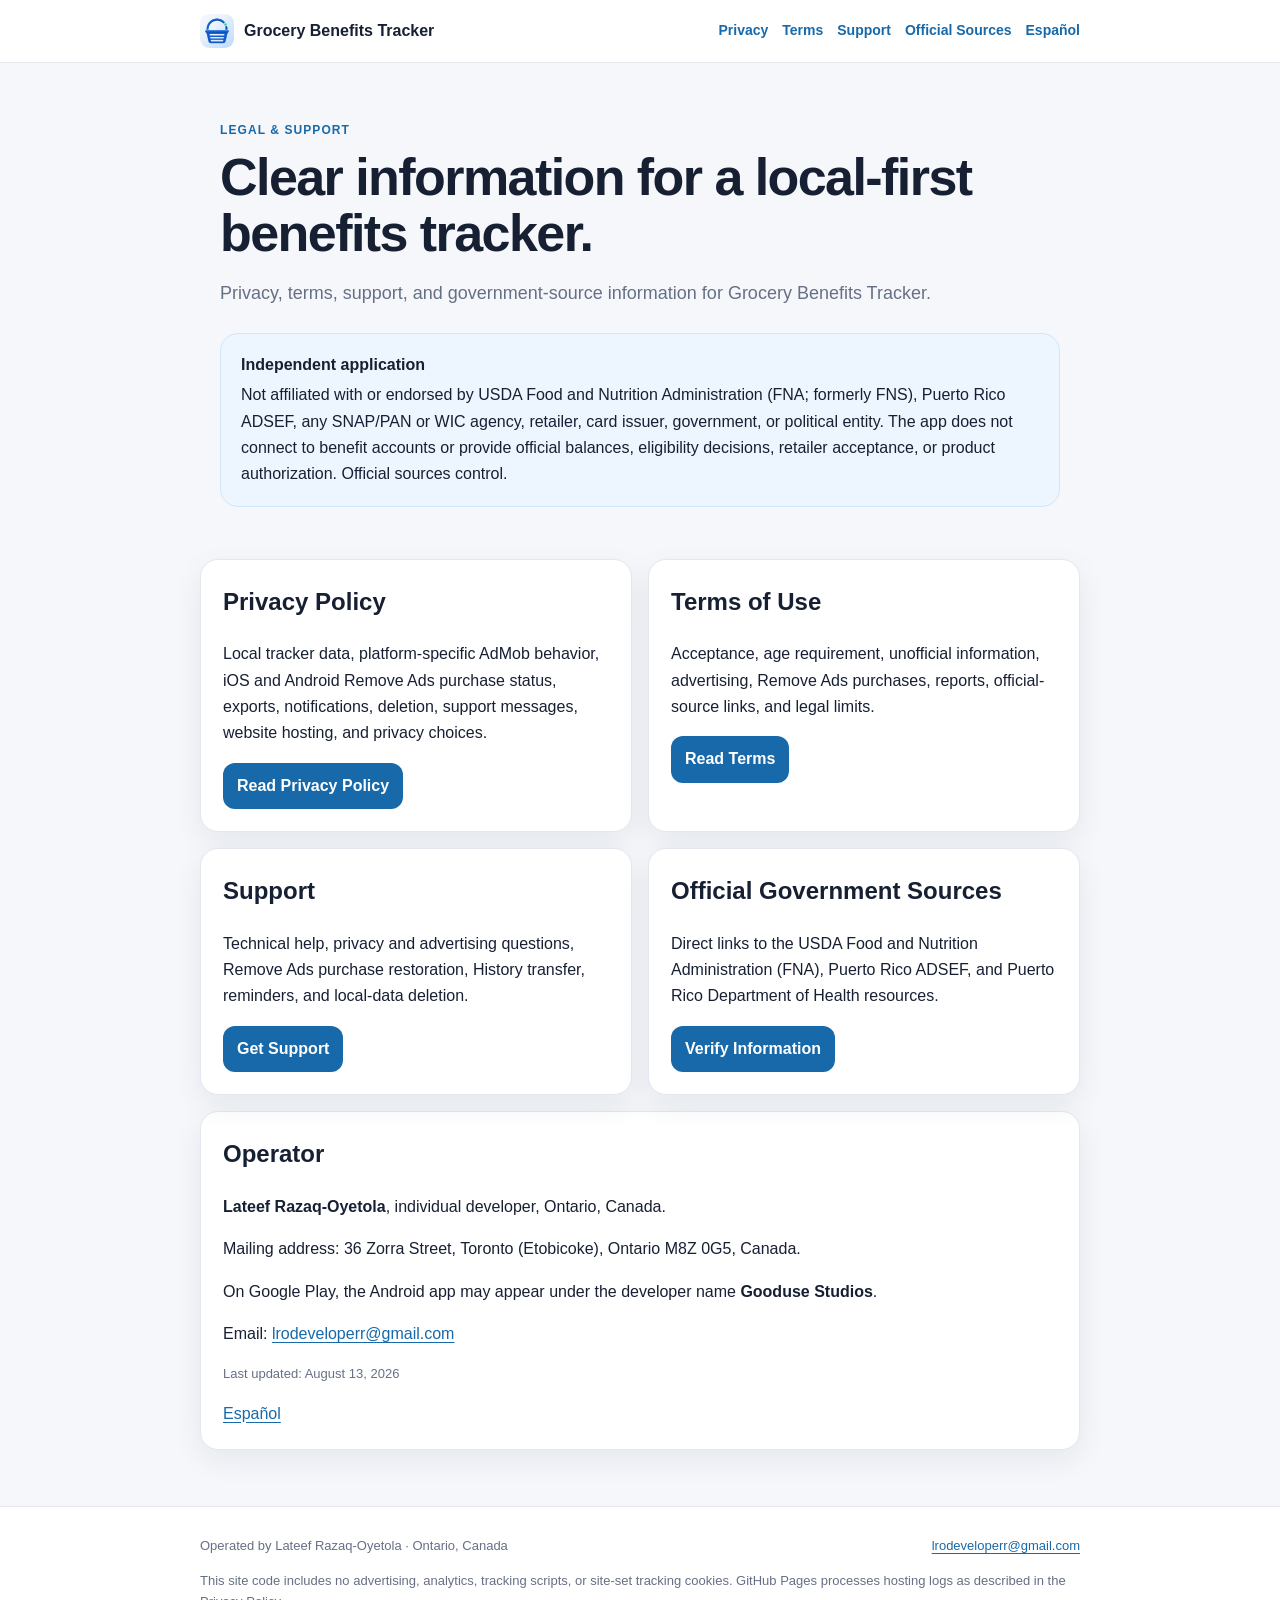
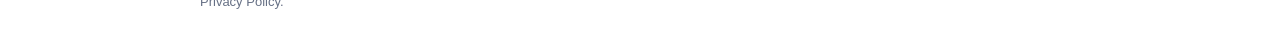
<file: site-source/index.html>
<!doctype html><html lang="en"><head><meta charset="utf-8"><meta name="viewport" content="width=device-width,initial-scale=1"><meta name="description" content="Legal and support site for Grocery Benefits Tracker."><title>Grocery Benefits Tracker · Legal &amp; Support</title><link rel="canonical" href="https://lrodeveloperr.github.io/grocery-benefits-tracker/"><link rel="alternate" hreflang="en-US" href="https://lrodeveloperr.github.io/grocery-benefits-tracker/"><link rel="alternate" hreflang="es-PR" href="https://lrodeveloperr.github.io/grocery-benefits-tracker/es/"><link rel="alternate" hreflang="x-default" href="https://lrodeveloperr.github.io/grocery-benefits-tracker/"><meta name="robots" content="index,follow"><meta property="og:type" content="website"><meta property="og:site_name" content="Grocery Benefits Tracker"><meta property="og:locale" content="en_US"><meta property="og:locale:alternate" content="es_PR"><meta property="og:title" content="Grocery Benefits Tracker · Legal &amp; Support"><meta property="og:description" content="Legal and support site for Grocery Benefits Tracker."><meta property="og:url" content="https://lrodeveloperr.github.io/grocery-benefits-tracker/"><meta property="og:image" content="https://lrodeveloperr.github.io/grocery-benefits-tracker/assets/brand-logo.png"><meta property="og:image:width" content="1024"><meta property="og:image:height" content="1024"><meta property="og:image:alt" content="Grocery Benefits Tracker basket logo"><meta name="twitter:card" content="summary"><meta name="twitter:title" content="Grocery Benefits Tracker · Legal &amp; Support"><meta name="twitter:description" content="Legal and support site for Grocery Benefits Tracker."><meta name="twitter:image" content="https://lrodeveloperr.github.io/grocery-benefits-tracker/assets/brand-logo.png"><link rel="stylesheet" href="assets/style.css"><link rel="icon" type="image/png" href="assets/brand-logo.png"><link rel="apple-touch-icon" href="assets/brand-logo.png"><link rel="manifest" href="site.webmanifest"></head><body><a class="skip" href="#main">Skip to content</a><header class="site-header"><div class="header-inner"><a class="brand" href="./"><img class="brand-mark" src="assets/brand-logo.png" alt=""><span>Grocery Benefits Tracker</span></a><nav class="nav" aria-label="Legal navigation"><a href="privacy/">Privacy</a><a href="terms/">Terms</a><a href="support/">Support</a><a href="official-sources/">Official Sources</a><a href="es/">Español</a></nav></div></header><main id="main" class="container">
<section class="hero"><div class="eyebrow">Legal &amp; Support</div><h1>Clear information for a local-first benefits tracker.</h1><p>Privacy, terms, support, and government-source information for Grocery Benefits Tracker.</p><div class="notice"><strong>Independent application</strong>Not affiliated with or endorsed by USDA Food and Nutrition Administration (FNA; formerly FNS), Puerto Rico ADSEF, any SNAP/PAN or WIC agency, retailer, card issuer, government, or political entity. The app does not connect to benefit accounts or provide official balances, eligibility decisions, retailer acceptance, or product authorization. Official sources control.</div></section>
<section class="card-grid"><article class="card"><h2>Privacy Policy</h2><p>Local tracker data, platform-specific AdMob behavior, iOS and Android Remove Ads purchase status, exports, notifications, deletion, support messages, website hosting, and privacy choices.</p><a class="button" href="privacy/">Read Privacy Policy</a></article><article class="card"><h2>Terms of Use</h2><p>Acceptance, age requirement, unofficial information, advertising, Remove Ads purchases, reports, official-source links, and legal limits.</p><a class="button" href="terms/">Read Terms</a></article><article class="card"><h2>Support</h2><p>Technical help, privacy and advertising questions, Remove Ads purchase restoration, History transfer, reminders, and local-data deletion.</p><a class="button" href="support/">Get Support</a></article><article class="card"><h2>Official Government Sources</h2><p>Direct links to the USDA Food and Nutrition Administration (FNA), Puerto Rico ADSEF, and Puerto Rico Department of Health resources.</p><a class="button" href="official-sources/">Verify Information</a></article></section>
<section class="card" style="margin-top:16px"><h2>Operator</h2><p><strong>Lateef Razaq-Oyetola</strong>, individual developer, Ontario, Canada.</p><p>Mailing address: 36 Zorra Street, Toronto (Etobicoke), Ontario M8Z 0G5, Canada.</p><p>On Google Play, the Android app may appear under the developer name <strong>Gooduse Studios</strong>.</p><p>Email: <a href="mailto:lrodeveloperr@gmail.com">lrodeveloperr@gmail.com</a></p><p class="small">Last updated: August 13, 2026</p><p><a href="es/">Español</a></p></section>
</main><footer class="footer"><div class="footer-inner"><div class="footer-row"><span>Operated by Lateef Razaq-Oyetola · Ontario, Canada</span><a href="mailto:lrodeveloperr@gmail.com">lrodeveloperr@gmail.com</a></div><p class="small">This site code includes no advertising, analytics, tracking scripts, or site-set tracking cookies. GitHub Pages processes hosting logs as described in the Privacy Policy.</p></div></footer></body></html>
</file>
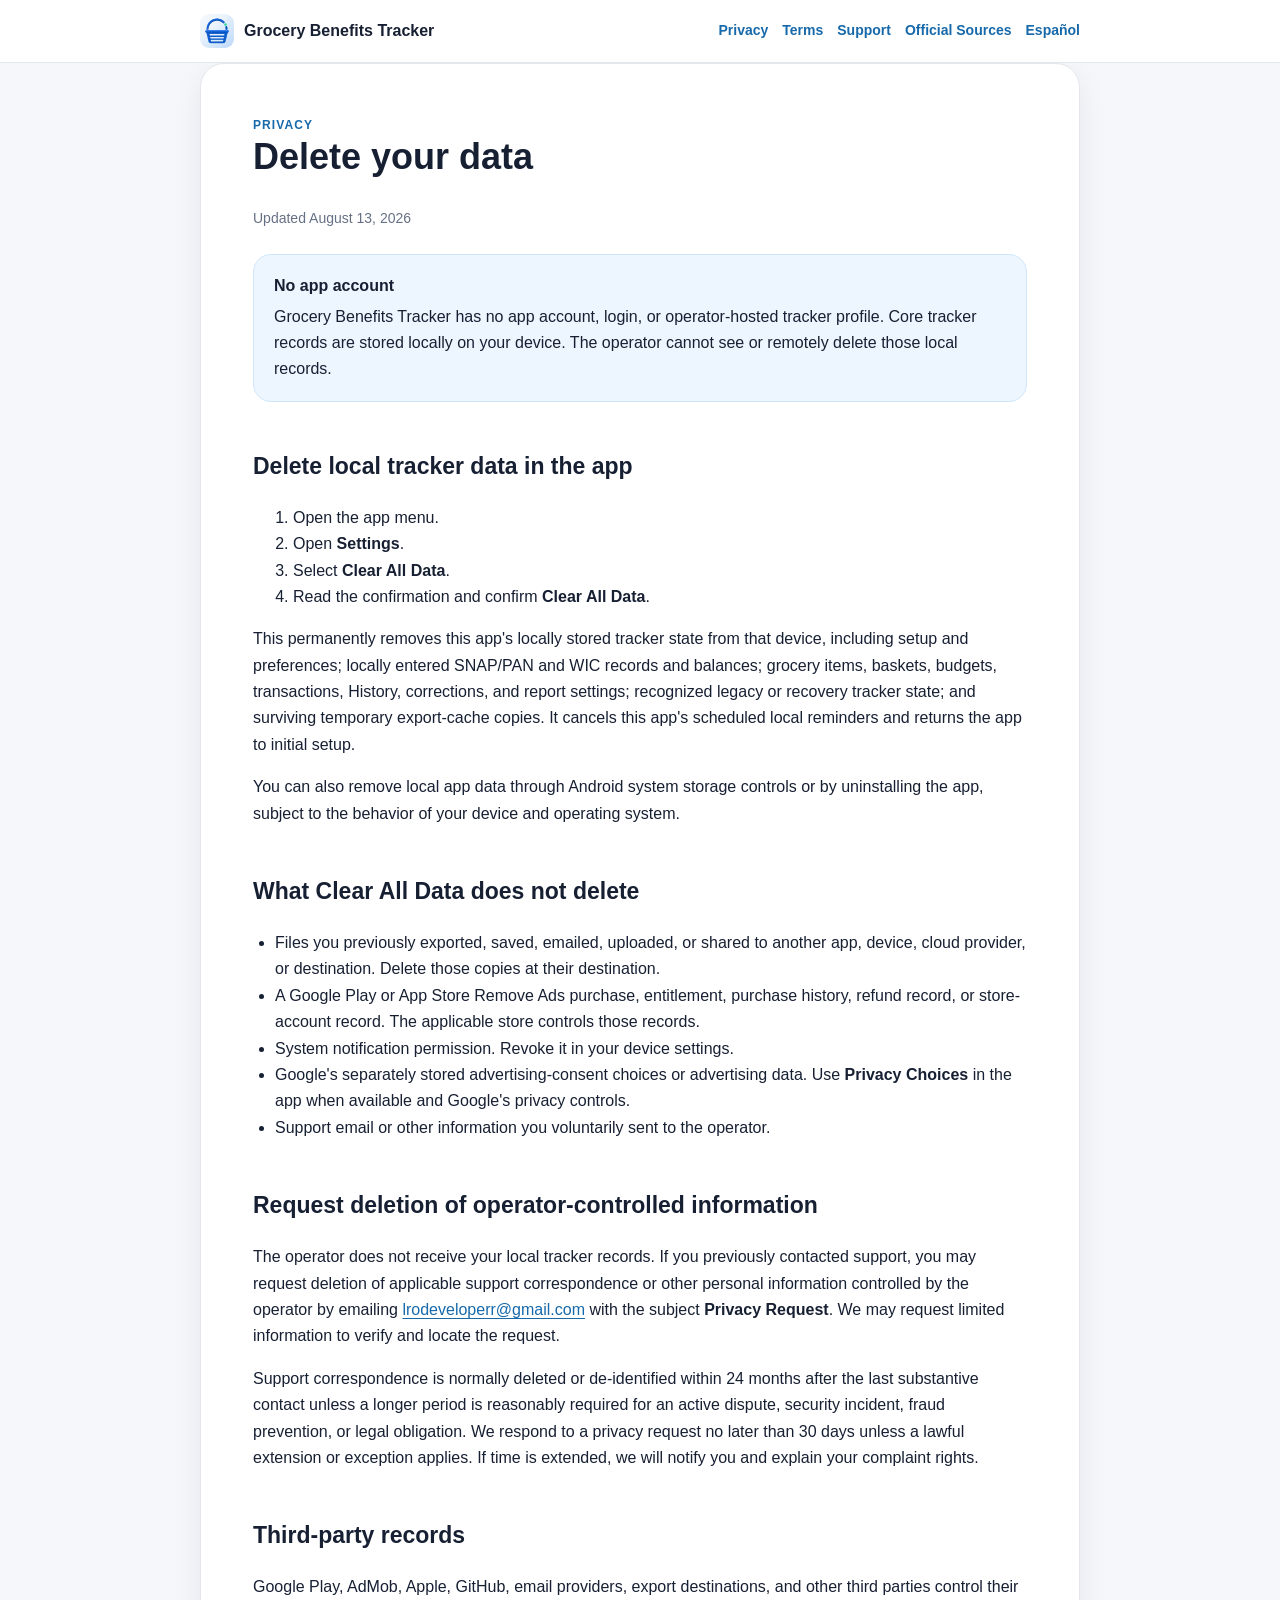
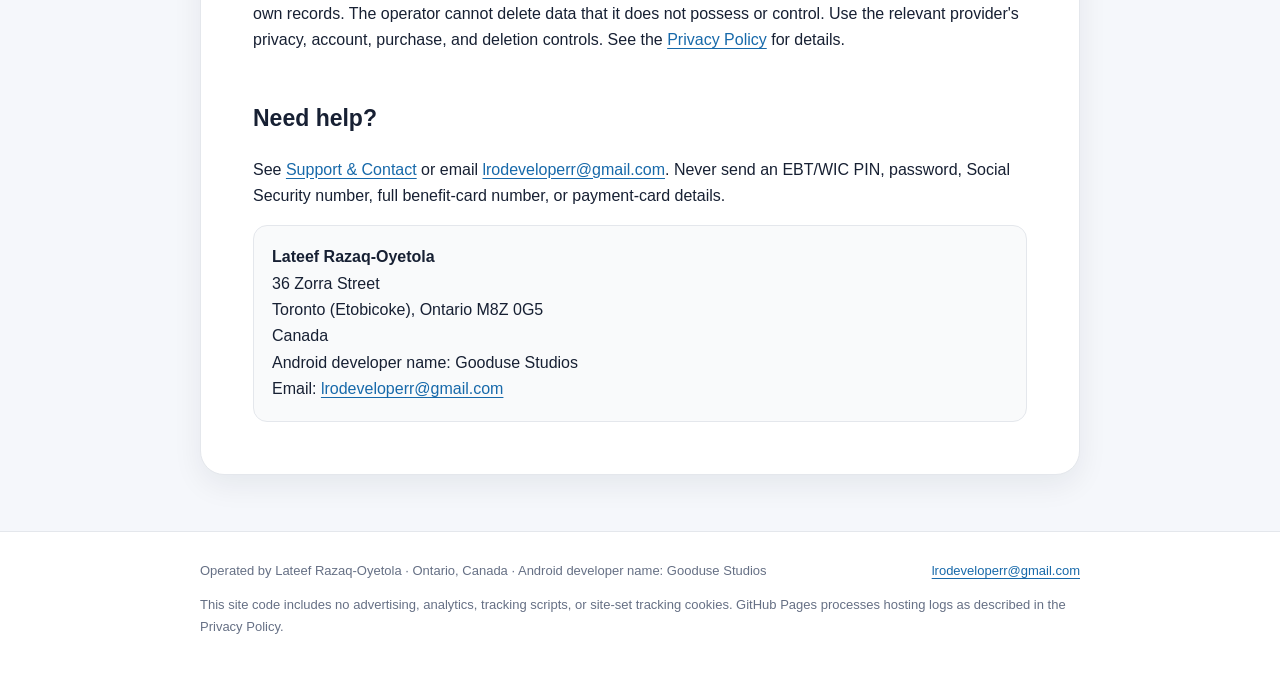
<file: site-source/delete-data/index.html>
<!doctype html>
<html lang="en"><head><meta charset="utf-8"><meta name="viewport" content="width=device-width,initial-scale=1"><meta name="color-scheme" content="light"><meta name="description" content="How to delete data for Grocery Benefits Tracker."><title>Delete Your Data · Grocery Benefits Tracker</title><link rel="canonical" href="https://lrodeveloperr.github.io/grocery-benefits-tracker/delete-data/"><link rel="alternate" hreflang="en-US" href="https://lrodeveloperr.github.io/grocery-benefits-tracker/delete-data/"><link rel="alternate" hreflang="es-PR" href="https://lrodeveloperr.github.io/grocery-benefits-tracker/es/eliminar-datos/"><link rel="alternate" hreflang="x-default" href="https://lrodeveloperr.github.io/grocery-benefits-tracker/delete-data/"><meta name="robots" content="index,follow"><meta property="og:type" content="website"><meta property="og:site_name" content="Grocery Benefits Tracker"><meta property="og:locale" content="en_US"><meta property="og:locale:alternate" content="es_PR"><meta property="og:title" content="Delete Your Data · Grocery Benefits Tracker"><meta property="og:description" content="How to delete data for Grocery Benefits Tracker."><meta property="og:url" content="https://lrodeveloperr.github.io/grocery-benefits-tracker/delete-data/"><meta property="og:image" content="https://lrodeveloperr.github.io/grocery-benefits-tracker/assets/brand-logo.png"><meta property="og:image:width" content="1024"><meta property="og:image:height" content="1024"><meta property="og:image:alt" content="Grocery Benefits Tracker basket logo"><meta name="twitter:card" content="summary"><meta name="twitter:title" content="Delete Your Data · Grocery Benefits Tracker"><meta name="twitter:description" content="How to delete data for Grocery Benefits Tracker."><meta name="twitter:image" content="https://lrodeveloperr.github.io/grocery-benefits-tracker/assets/brand-logo.png"><link rel="stylesheet" href="../assets/style.css"><link rel="icon" type="image/png" href="../assets/brand-logo.png"><link rel="apple-touch-icon" href="../assets/brand-logo.png"><link rel="manifest" href="../site.webmanifest"></head><body>
<a class="skip" href="#main">Skip to content</a><header class="site-header"><div class="header-inner"><a class="brand" href="../"><img class="brand-mark" src="../assets/brand-logo.png" alt=""><span>Grocery Benefits Tracker</span></a><nav class="nav" aria-label="Legal navigation"><a href="../privacy/">Privacy</a><a href="../terms/">Terms</a><a href="../support/">Support</a><a href="../official-sources/">Official Sources</a><a class="language" href="../es/eliminar-datos/">Español</a></nav></div></header><main id="main" class="container">
<article class="doc"><div class="eyebrow">Privacy</div><h1>Delete your data</h1><p class="meta">Updated August 13, 2026</p>
<div class="notice"><strong>No app account</strong>Grocery Benefits Tracker has no app account, login, or operator-hosted tracker profile. Core tracker records are stored locally on your device. The operator cannot see or remotely delete those local records.</div>
<h2>Delete local tracker data in the app</h2><ol><li>Open the app menu.</li><li>Open <strong>Settings</strong>.</li><li>Select <strong>Clear All Data</strong>.</li><li>Read the confirmation and confirm <strong>Clear All Data</strong>.</li></ol>
<p>This permanently removes this app's locally stored tracker state from that device, including setup and preferences; locally entered SNAP/PAN and WIC records and balances; grocery items, baskets, budgets, transactions, History, corrections, and report settings; recognized legacy or recovery tracker state; and surviving temporary export-cache copies. It cancels this app's scheduled local reminders and returns the app to initial setup.</p>
<p>You can also remove local app data through Android system storage controls or by uninstalling the app, subject to the behavior of your device and operating system.</p>
<h2>What Clear All Data does not delete</h2><ul><li>Files you previously exported, saved, emailed, uploaded, or shared to another app, device, cloud provider, or destination. Delete those copies at their destination.</li><li>A Google Play or App Store Remove Ads purchase, entitlement, purchase history, refund record, or store-account record. The applicable store controls those records.</li><li>System notification permission. Revoke it in your device settings.</li><li>Google's separately stored advertising-consent choices or advertising data. Use <strong>Privacy Choices</strong> in the app when available and Google's privacy controls.</li><li>Support email or other information you voluntarily sent to the operator.</li></ul>
<h2>Request deletion of operator-controlled information</h2><p>The operator does not receive your local tracker records. If you previously contacted support, you may request deletion of applicable support correspondence or other personal information controlled by the operator by emailing <a href="mailto:lrodeveloperr@gmail.com?subject=Privacy%20Request">lrodeveloperr@gmail.com</a> with the subject <strong>Privacy Request</strong>. We may request limited information to verify and locate the request.</p>
<p>Support correspondence is normally deleted or de-identified within 24 months after the last substantive contact unless a longer period is reasonably required for an active dispute, security incident, fraud prevention, or legal obligation. We respond to a privacy request no later than 30 days unless a lawful extension or exception applies. If time is extended, we will notify you and explain your complaint rights.</p>
<h2>Third-party records</h2><p>Google Play, AdMob, Apple, GitHub, email providers, export destinations, and other third parties control their own records. The operator cannot delete data that it does not possess or control. Use the relevant provider's privacy, account, purchase, and deletion controls. See the <a href="../privacy/">Privacy Policy</a> for details.</p>
<h2>Need help?</h2><p>See <a href="../support/">Support &amp; Contact</a> or email <a href="mailto:lrodeveloperr@gmail.com?subject=Privacy%20Request">lrodeveloperr@gmail.com</a>. Never send an EBT/WIC PIN, password, Social Security number, full benefit-card number, or payment-card details.</p>
<div class="contact-box"><strong>Lateef Razaq-Oyetola</strong><br>36 Zorra Street<br>Toronto (Etobicoke), Ontario M8Z 0G5<br>Canada<br>Android developer name: Gooduse Studios<br>Email: <a href="mailto:lrodeveloperr@gmail.com">lrodeveloperr@gmail.com</a></div></article>
</main><footer class="footer"><div class="footer-inner"><div class="footer-row"><span>Operated by Lateef Razaq-Oyetola · Ontario, Canada · Android developer name: Gooduse Studios</span><a href="mailto:lrodeveloperr@gmail.com">lrodeveloperr@gmail.com</a></div><p class="small">This site code includes no advertising, analytics, tracking scripts, or site-set tracking cookies. GitHub Pages processes hosting logs as described in the Privacy Policy.</p></div></footer></body></html>
</file>
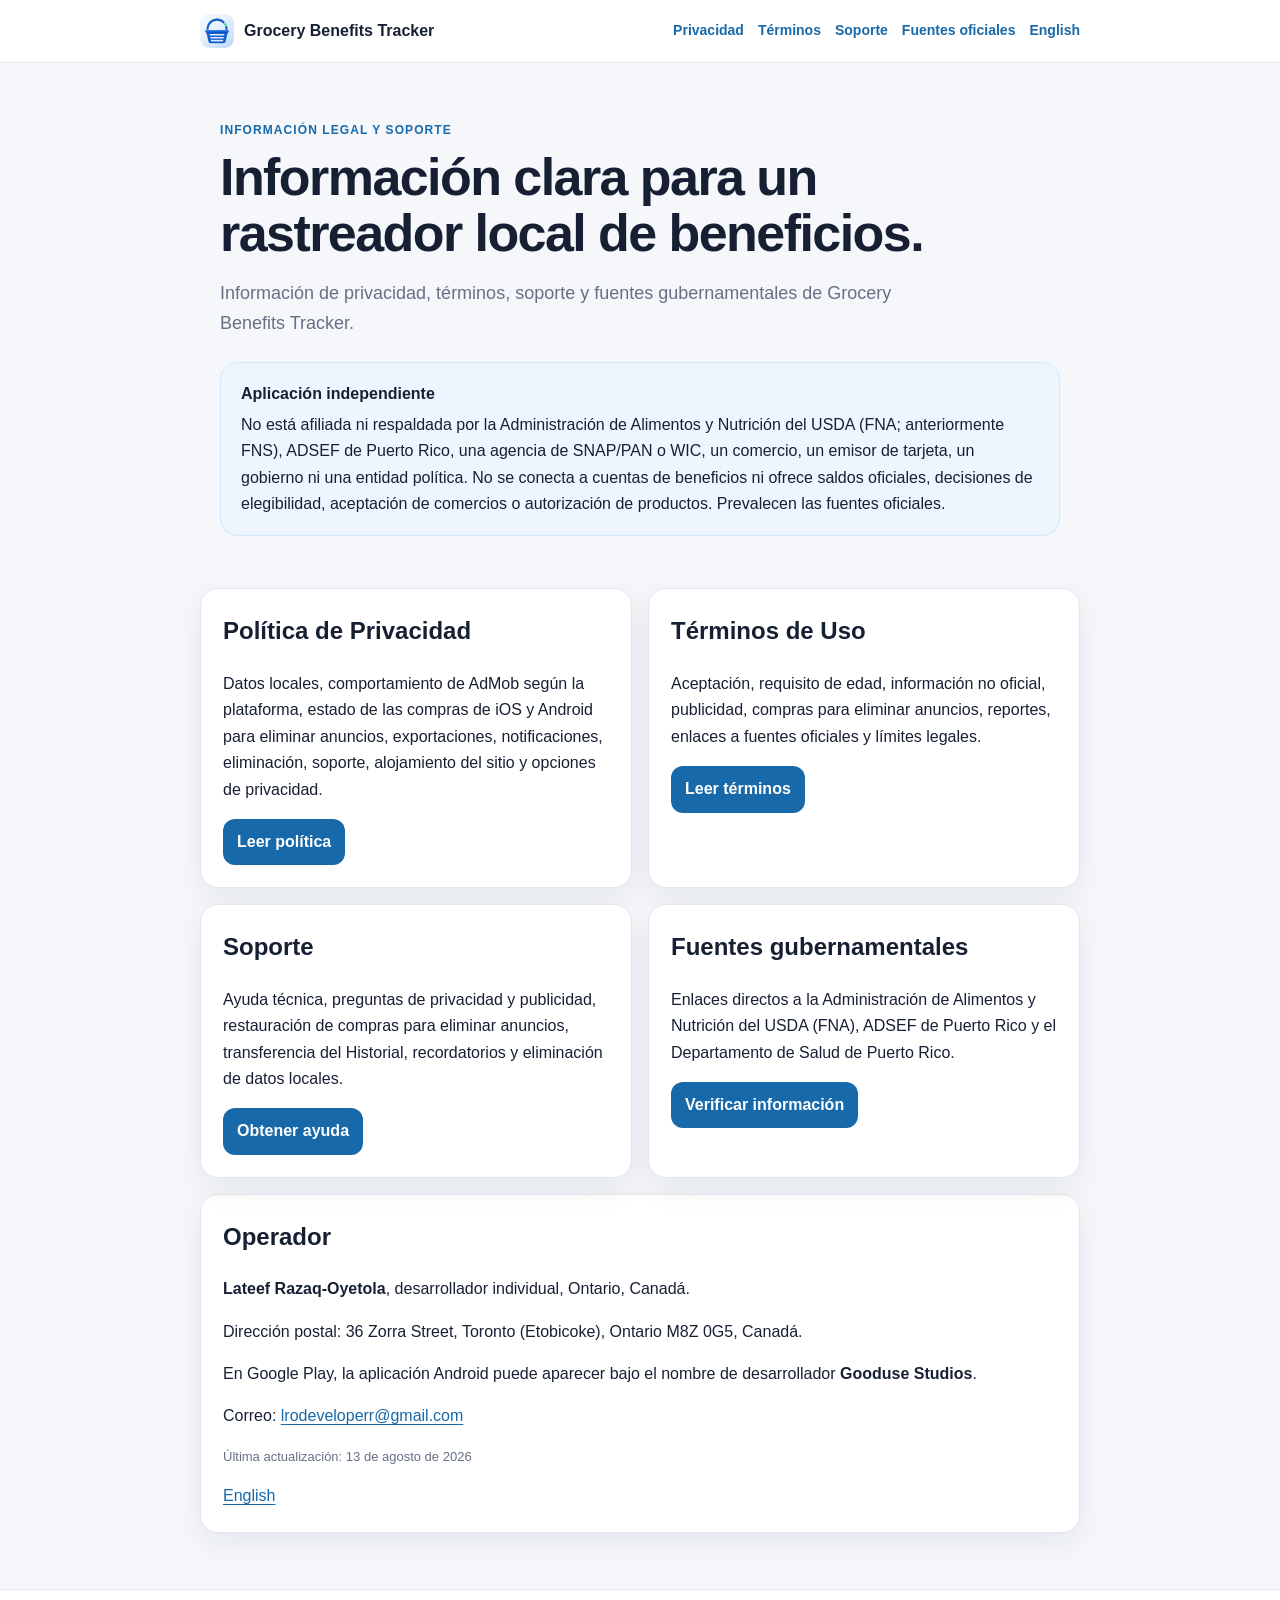
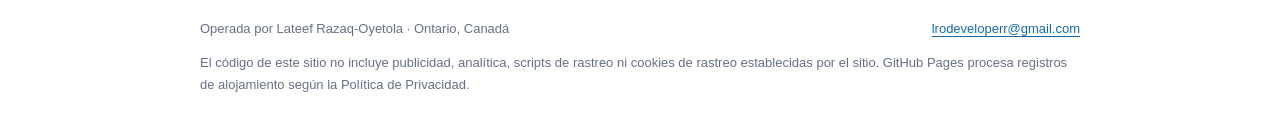
<file: site-source/es/index.html>
<!doctype html><html lang="es-PR"><head><meta charset="utf-8"><meta name="viewport" content="width=device-width,initial-scale=1"><meta name="description" content="Sitio legal y de soporte de Grocery Benefits Tracker."><title>Grocery Benefits Tracker · Información legal y soporte</title><link rel="canonical" href="https://lrodeveloperr.github.io/grocery-benefits-tracker/es/"><link rel="alternate" hreflang="en-US" href="https://lrodeveloperr.github.io/grocery-benefits-tracker/"><link rel="alternate" hreflang="es-PR" href="https://lrodeveloperr.github.io/grocery-benefits-tracker/es/"><link rel="alternate" hreflang="x-default" href="https://lrodeveloperr.github.io/grocery-benefits-tracker/"><meta name="robots" content="index,follow"><meta property="og:type" content="website"><meta property="og:site_name" content="Grocery Benefits Tracker"><meta property="og:locale" content="es_PR"><meta property="og:locale:alternate" content="en_US"><meta property="og:title" content="Grocery Benefits Tracker · Información legal y soporte"><meta property="og:description" content="Sitio legal y de soporte de Grocery Benefits Tracker."><meta property="og:url" content="https://lrodeveloperr.github.io/grocery-benefits-tracker/es/"><meta property="og:image" content="https://lrodeveloperr.github.io/grocery-benefits-tracker/assets/brand-logo.png"><meta property="og:image:width" content="1024"><meta property="og:image:height" content="1024"><meta property="og:image:alt" content="Grocery Benefits Tracker basket logo"><meta name="twitter:card" content="summary"><meta name="twitter:title" content="Grocery Benefits Tracker · Información legal y soporte"><meta name="twitter:description" content="Sitio legal y de soporte de Grocery Benefits Tracker."><meta name="twitter:image" content="https://lrodeveloperr.github.io/grocery-benefits-tracker/assets/brand-logo.png"><link rel="stylesheet" href="../assets/style.css"><link rel="icon" type="image/png" href="../assets/brand-logo.png"><link rel="apple-touch-icon" href="../assets/brand-logo.png"><link rel="manifest" href="../site.webmanifest"></head><body><a class="skip" href="#main">Saltar al contenido</a><header class="site-header"><div class="header-inner"><a class="brand" href="./"><img class="brand-mark" src="../assets/brand-logo.png" alt=""><span>Grocery Benefits Tracker</span></a><nav class="nav" aria-label="Navegación legal"><a href="privacidad/">Privacidad</a><a href="terminos/">Términos</a><a href="soporte/">Soporte</a><a href="fuentes-oficiales/">Fuentes oficiales</a><a href="../">English</a></nav></div></header><main id="main" class="container">
<section class="hero"><div class="eyebrow">Información legal y soporte</div><h1>Información clara para un rastreador local de beneficios.</h1><p>Información de privacidad, términos, soporte y fuentes gubernamentales de Grocery Benefits Tracker.</p><div class="notice"><strong>Aplicación independiente</strong>No está afiliada ni respaldada por la Administración de Alimentos y Nutrición del USDA (FNA; anteriormente FNS), ADSEF de Puerto Rico, una agencia de SNAP/PAN o WIC, un comercio, un emisor de tarjeta, un gobierno ni una entidad política. No se conecta a cuentas de beneficios ni ofrece saldos oficiales, decisiones de elegibilidad, aceptación de comercios o autorización de productos. Prevalecen las fuentes oficiales.</div></section>
<section class="card-grid"><article class="card"><h2>Política de Privacidad</h2><p>Datos locales, comportamiento de AdMob según la plataforma, estado de las compras de iOS y Android para eliminar anuncios, exportaciones, notificaciones, eliminación, soporte, alojamiento del sitio y opciones de privacidad.</p><a class="button" href="privacidad/">Leer política</a></article><article class="card"><h2>Términos de Uso</h2><p>Aceptación, requisito de edad, información no oficial, publicidad, compras para eliminar anuncios, reportes, enlaces a fuentes oficiales y límites legales.</p><a class="button" href="terminos/">Leer términos</a></article><article class="card"><h2>Soporte</h2><p>Ayuda técnica, preguntas de privacidad y publicidad, restauración de compras para eliminar anuncios, transferencia del Historial, recordatorios y eliminación de datos locales.</p><a class="button" href="soporte/">Obtener ayuda</a></article><article class="card"><h2>Fuentes gubernamentales</h2><p>Enlaces directos a la Administración de Alimentos y Nutrición del USDA (FNA), ADSEF de Puerto Rico y el Departamento de Salud de Puerto Rico.</p><a class="button" href="fuentes-oficiales/">Verificar información</a></article></section>
<section class="card" style="margin-top:16px"><h2>Operador</h2><p><strong>Lateef Razaq-Oyetola</strong>, desarrollador individual, Ontario, Canadá.</p><p>Dirección postal: 36 Zorra Street, Toronto (Etobicoke), Ontario M8Z 0G5, Canadá.</p><p>En Google Play, la aplicación Android puede aparecer bajo el nombre de desarrollador <strong>Gooduse Studios</strong>.</p><p>Correo: <a href="mailto:lrodeveloperr@gmail.com">lrodeveloperr@gmail.com</a></p><p class="small">Última actualización: 13 de agosto de 2026</p><p><a href="../">English</a></p></section>
</main><footer class="footer"><div class="footer-inner"><div class="footer-row"><span>Operada por Lateef Razaq-Oyetola · Ontario, Canadá</span><a href="mailto:lrodeveloperr@gmail.com">lrodeveloperr@gmail.com</a></div><p class="small">El código de este sitio no incluye publicidad, analítica, scripts de rastreo ni cookies de rastreo establecidas por el sitio. GitHub Pages procesa registros de alojamiento según la Política de Privacidad.</p></div></footer></body></html>
</file>
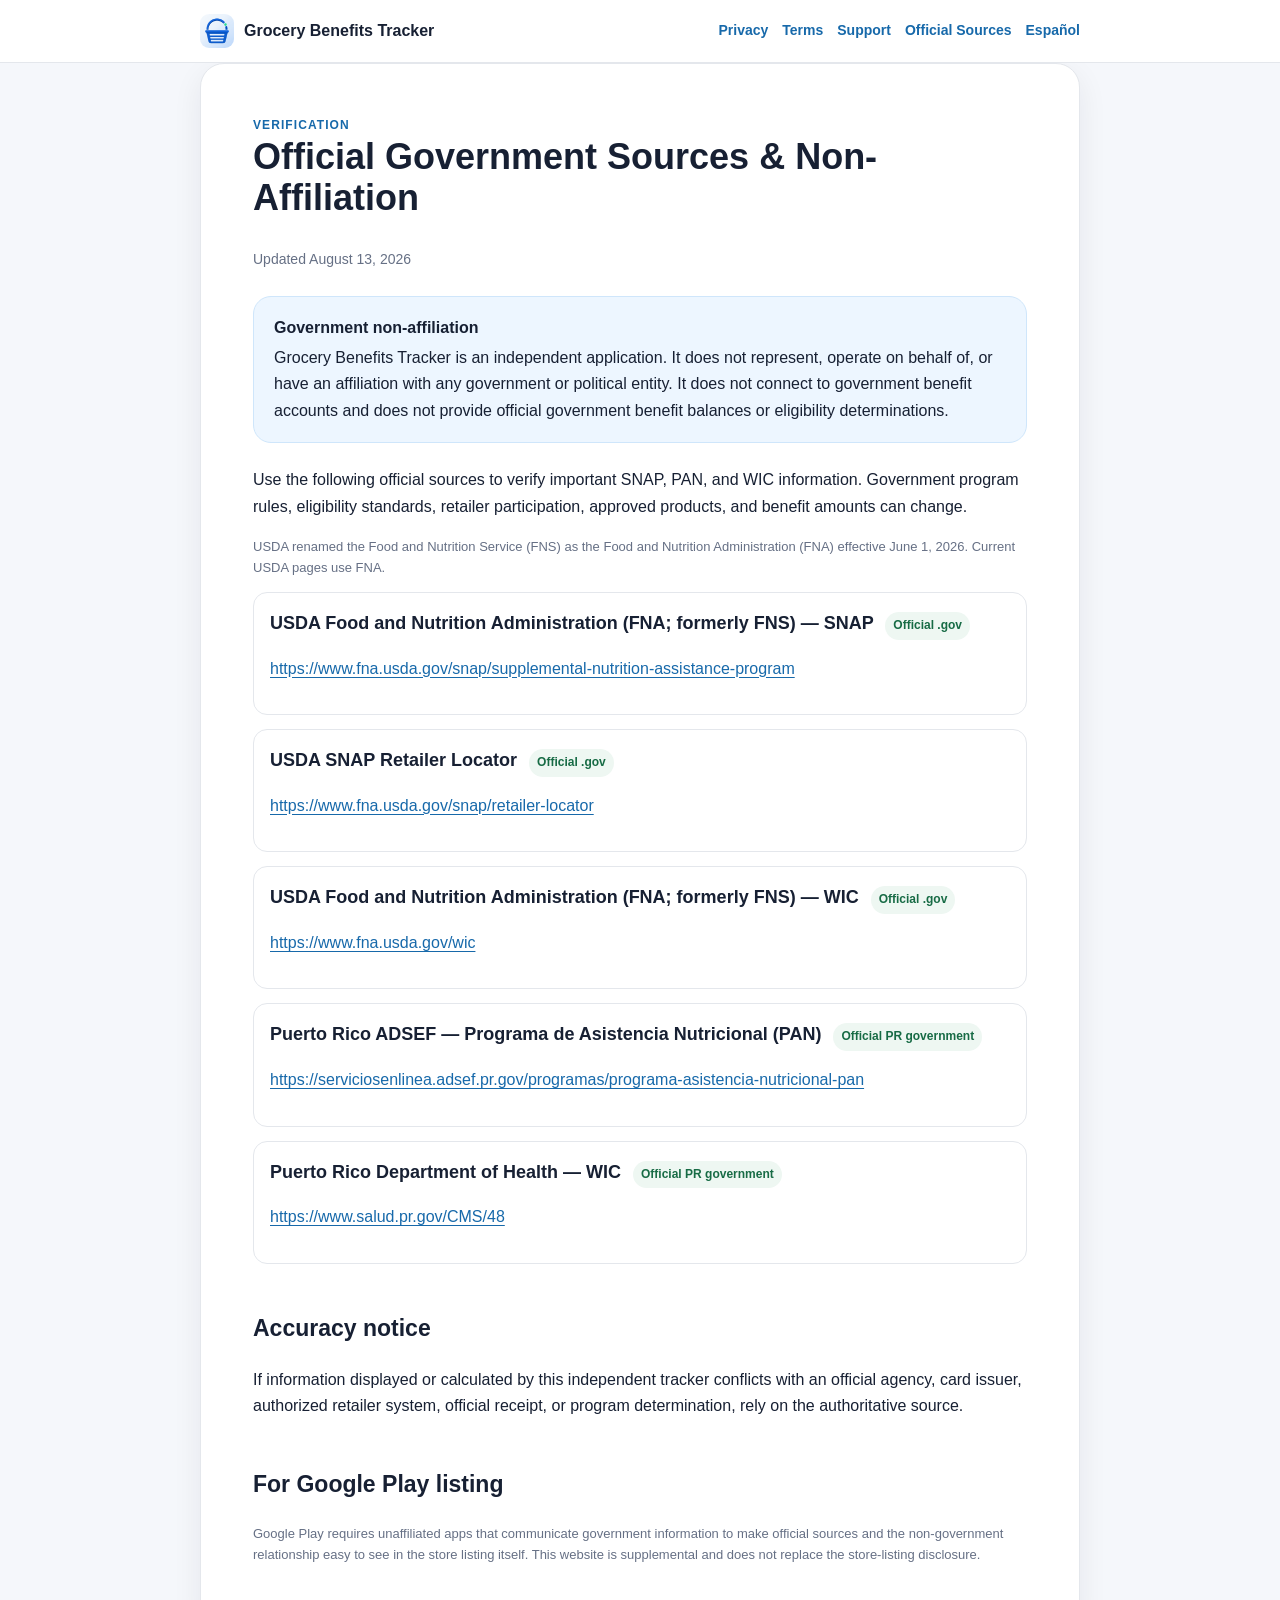
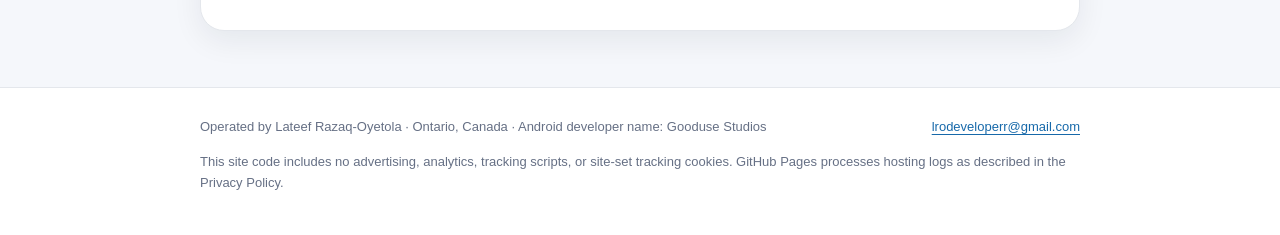
<file: site-source/official-sources/index.html>
<!doctype html><html lang="en"><head><meta charset="utf-8"><meta name="viewport" content="width=device-width,initial-scale=1"><meta name="color-scheme" content="light"><meta name="description" content="Official Government Sources for Grocery Benefits Tracker."><title>Official Government Sources · Grocery Benefits Tracker</title><link rel="canonical" href="https://lrodeveloperr.github.io/grocery-benefits-tracker/official-sources/"><link rel="alternate" hreflang="en-US" href="https://lrodeveloperr.github.io/grocery-benefits-tracker/official-sources/"><link rel="alternate" hreflang="es-PR" href="https://lrodeveloperr.github.io/grocery-benefits-tracker/es/fuentes-oficiales/"><link rel="alternate" hreflang="x-default" href="https://lrodeveloperr.github.io/grocery-benefits-tracker/official-sources/"><meta name="robots" content="index,follow"><meta property="og:type" content="website"><meta property="og:site_name" content="Grocery Benefits Tracker"><meta property="og:locale" content="en_US"><meta property="og:locale:alternate" content="es_PR"><meta property="og:title" content="Official Government Sources · Grocery Benefits Tracker"><meta property="og:description" content="Official Government Sources for Grocery Benefits Tracker."><meta property="og:url" content="https://lrodeveloperr.github.io/grocery-benefits-tracker/official-sources/"><meta property="og:image" content="https://lrodeveloperr.github.io/grocery-benefits-tracker/assets/brand-logo.png"><meta property="og:image:width" content="1024"><meta property="og:image:height" content="1024"><meta property="og:image:alt" content="Grocery Benefits Tracker basket logo"><meta name="twitter:card" content="summary"><meta name="twitter:title" content="Official Government Sources · Grocery Benefits Tracker"><meta name="twitter:description" content="Official Government Sources for Grocery Benefits Tracker."><meta name="twitter:image" content="https://lrodeveloperr.github.io/grocery-benefits-tracker/assets/brand-logo.png"><link rel="stylesheet" href="../assets/style.css"><link rel="icon" type="image/png" href="../assets/brand-logo.png"><link rel="apple-touch-icon" href="../assets/brand-logo.png"><link rel="manifest" href="../site.webmanifest"></head><body>
<a class="skip" href="#main">Skip to content</a><header class="site-header"><div class="header-inner"><a class="brand" href="../"><img class="brand-mark" src="../assets/brand-logo.png" alt=""><span>Grocery Benefits Tracker</span></a><nav class="nav" aria-label="Legal navigation"><a href="../privacy/">Privacy</a><a href="../terms/">Terms</a><a href="../support/">Support</a><a href="../official-sources/">Official Sources</a><a class="language" href="../es/fuentes-oficiales/">Español</a></nav></div></header><main id="main" class="container">
<article class="doc"><div class="eyebrow">Verification</div><h1>Official Government Sources & Non-Affiliation</h1><p class="meta">Updated August 13, 2026</p><div class="notice"><strong>Government non-affiliation</strong>Grocery Benefits Tracker is an independent application. It does not represent, operate on behalf of, or have an affiliation with any government or political entity. It does not connect to government benefit accounts and does not provide official government benefit balances or eligibility determinations.</div><p>Use the following official sources to verify important SNAP, PAN, and WIC information. Government program rules, eligibility standards, retailer participation, approved products, and benefit amounts can change.</p><p class="small">USDA renamed the Food and Nutrition Service (FNS) as the Food and Nutrition Administration (FNA) effective June 1, 2026. Current USDA pages use FNA.</p>
<div class="source-list"><section class="source-item"><h3>USDA Food and Nutrition Administration (FNA; formerly FNS) — SNAP <span class="badge">Official .gov</span></h3><p><a href="https://www.fna.usda.gov/snap/supplemental-nutrition-assistance-program" rel="external noopener">https://www.fna.usda.gov/snap/supplemental-nutrition-assistance-program</a></p></section><section class="source-item"><h3>USDA SNAP Retailer Locator <span class="badge">Official .gov</span></h3><p><a href="https://www.fna.usda.gov/snap/retailer-locator" rel="external noopener">https://www.fna.usda.gov/snap/retailer-locator</a></p></section><section class="source-item"><h3>USDA Food and Nutrition Administration (FNA; formerly FNS) — WIC <span class="badge">Official .gov</span></h3><p><a href="https://www.fna.usda.gov/wic" rel="external noopener">https://www.fna.usda.gov/wic</a></p></section><section class="source-item"><h3>Puerto Rico ADSEF — Programa de Asistencia Nutricional (PAN) <span class="badge">Official PR government</span></h3><p><a href="https://serviciosenlinea.adsef.pr.gov/programas/programa-asistencia-nutricional-pan" rel="external noopener">https://serviciosenlinea.adsef.pr.gov/programas/programa-asistencia-nutricional-pan</a></p></section><section class="source-item"><h3>Puerto Rico Department of Health — WIC <span class="badge">Official PR government</span></h3><p><a href="https://www.salud.pr.gov/CMS/48" rel="external noopener">https://www.salud.pr.gov/CMS/48</a></p></section></div>
<h2>Accuracy notice</h2><p>If information displayed or calculated by this independent tracker conflicts with an official agency, card issuer, authorized retailer system, official receipt, or program determination, rely on the authoritative source.</p>
<h2>For Google Play listing</h2><p class="small">Google Play requires unaffiliated apps that communicate government information to make official sources and the non-government relationship easy to see in the store listing itself. This website is supplemental and does not replace the store-listing disclosure.</p></article>
</main><footer class="footer"><div class="footer-inner"><div class="footer-row"><span>Operated by Lateef Razaq-Oyetola · Ontario, Canada · Android developer name: Gooduse Studios</span><a href="mailto:lrodeveloperr@gmail.com">lrodeveloperr@gmail.com</a></div><p class="small">This site code includes no advertising, analytics, tracking scripts, or site-set tracking cookies. GitHub Pages processes hosting logs as described in the Privacy Policy.</p></div></footer></body></html>
</file>
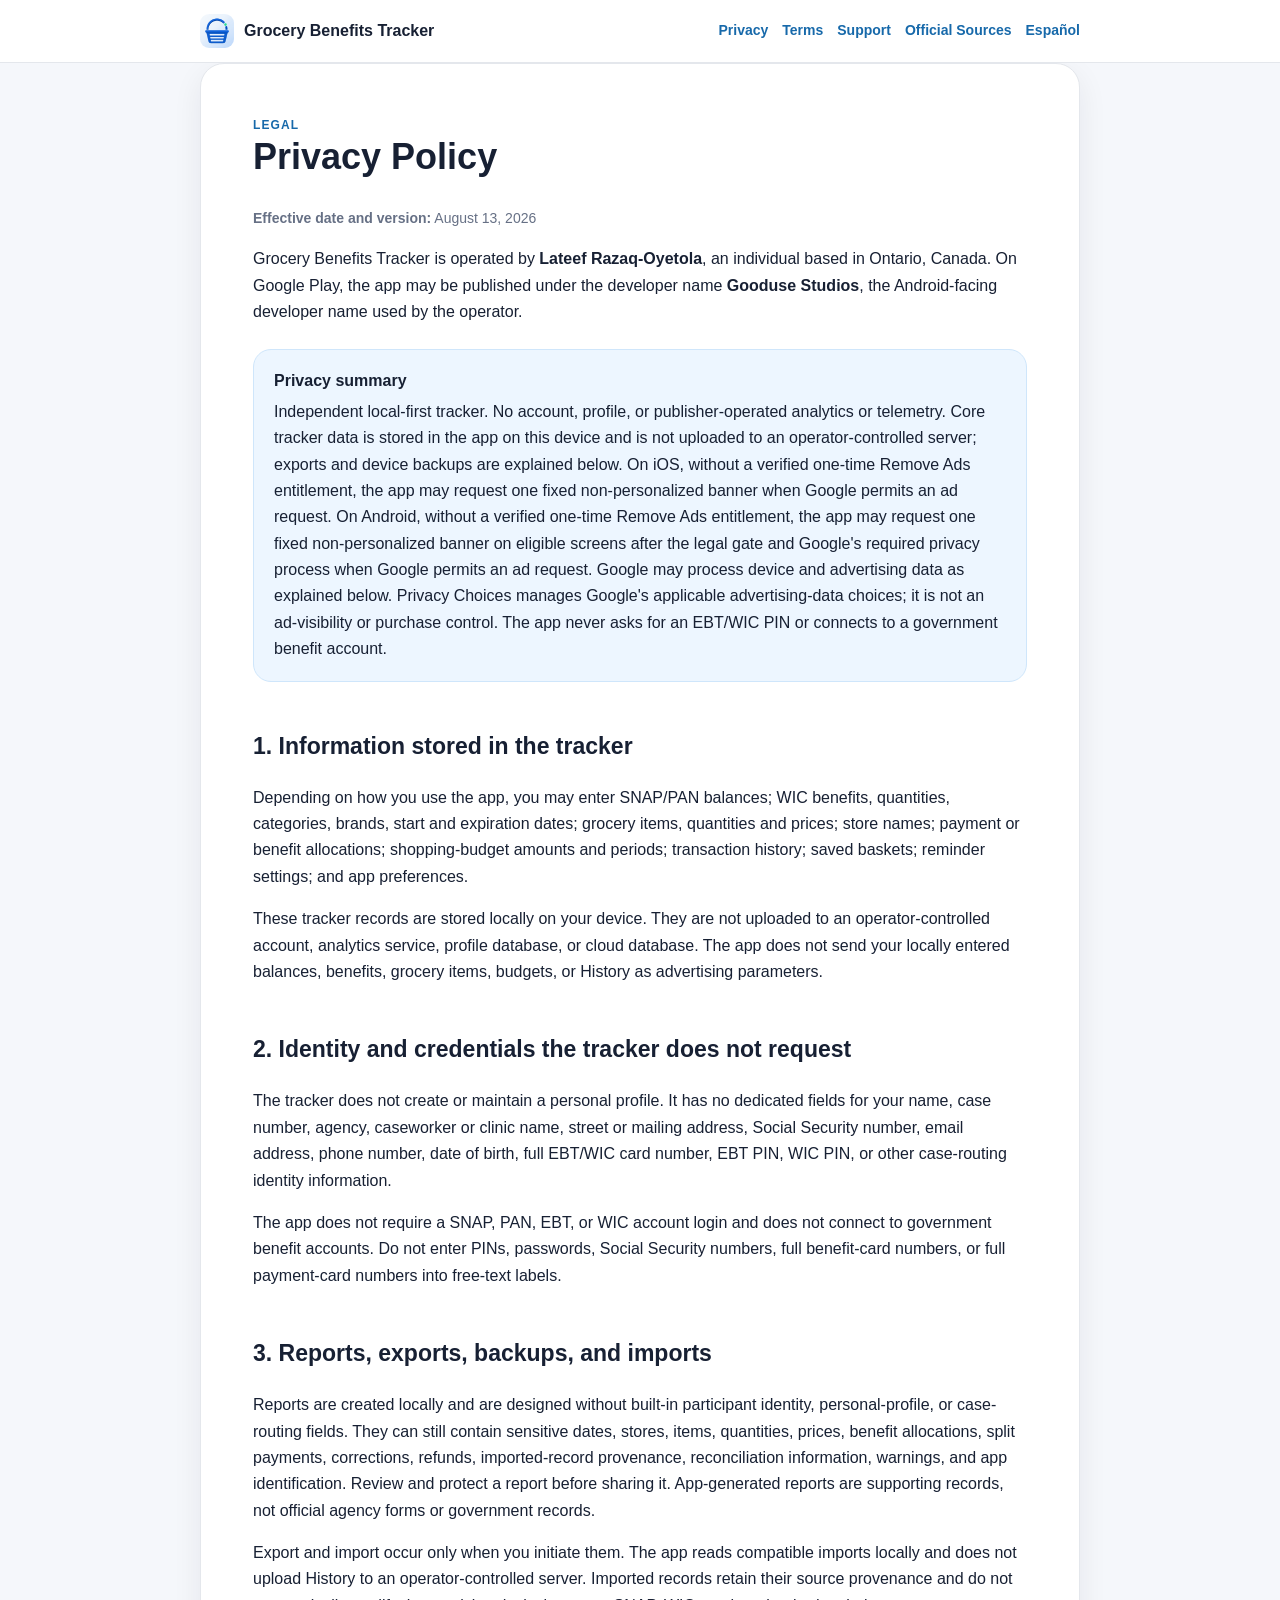
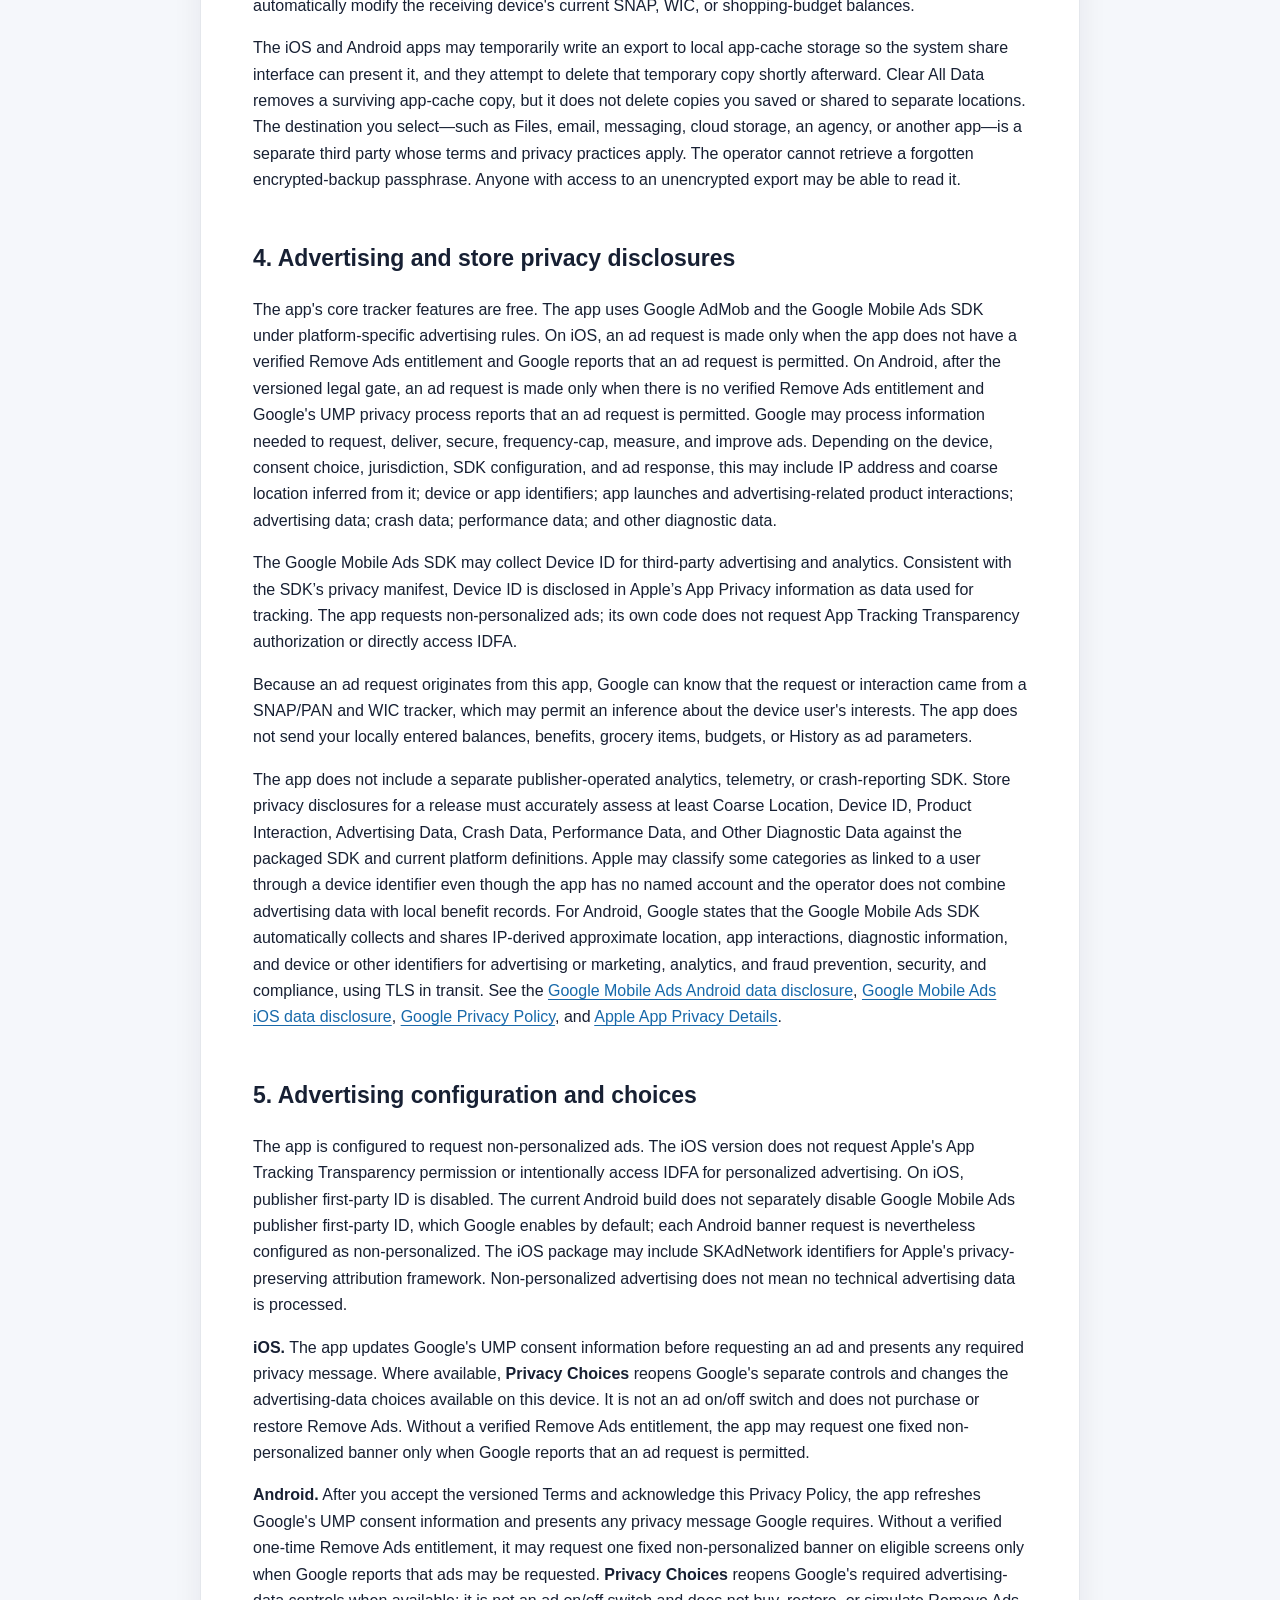
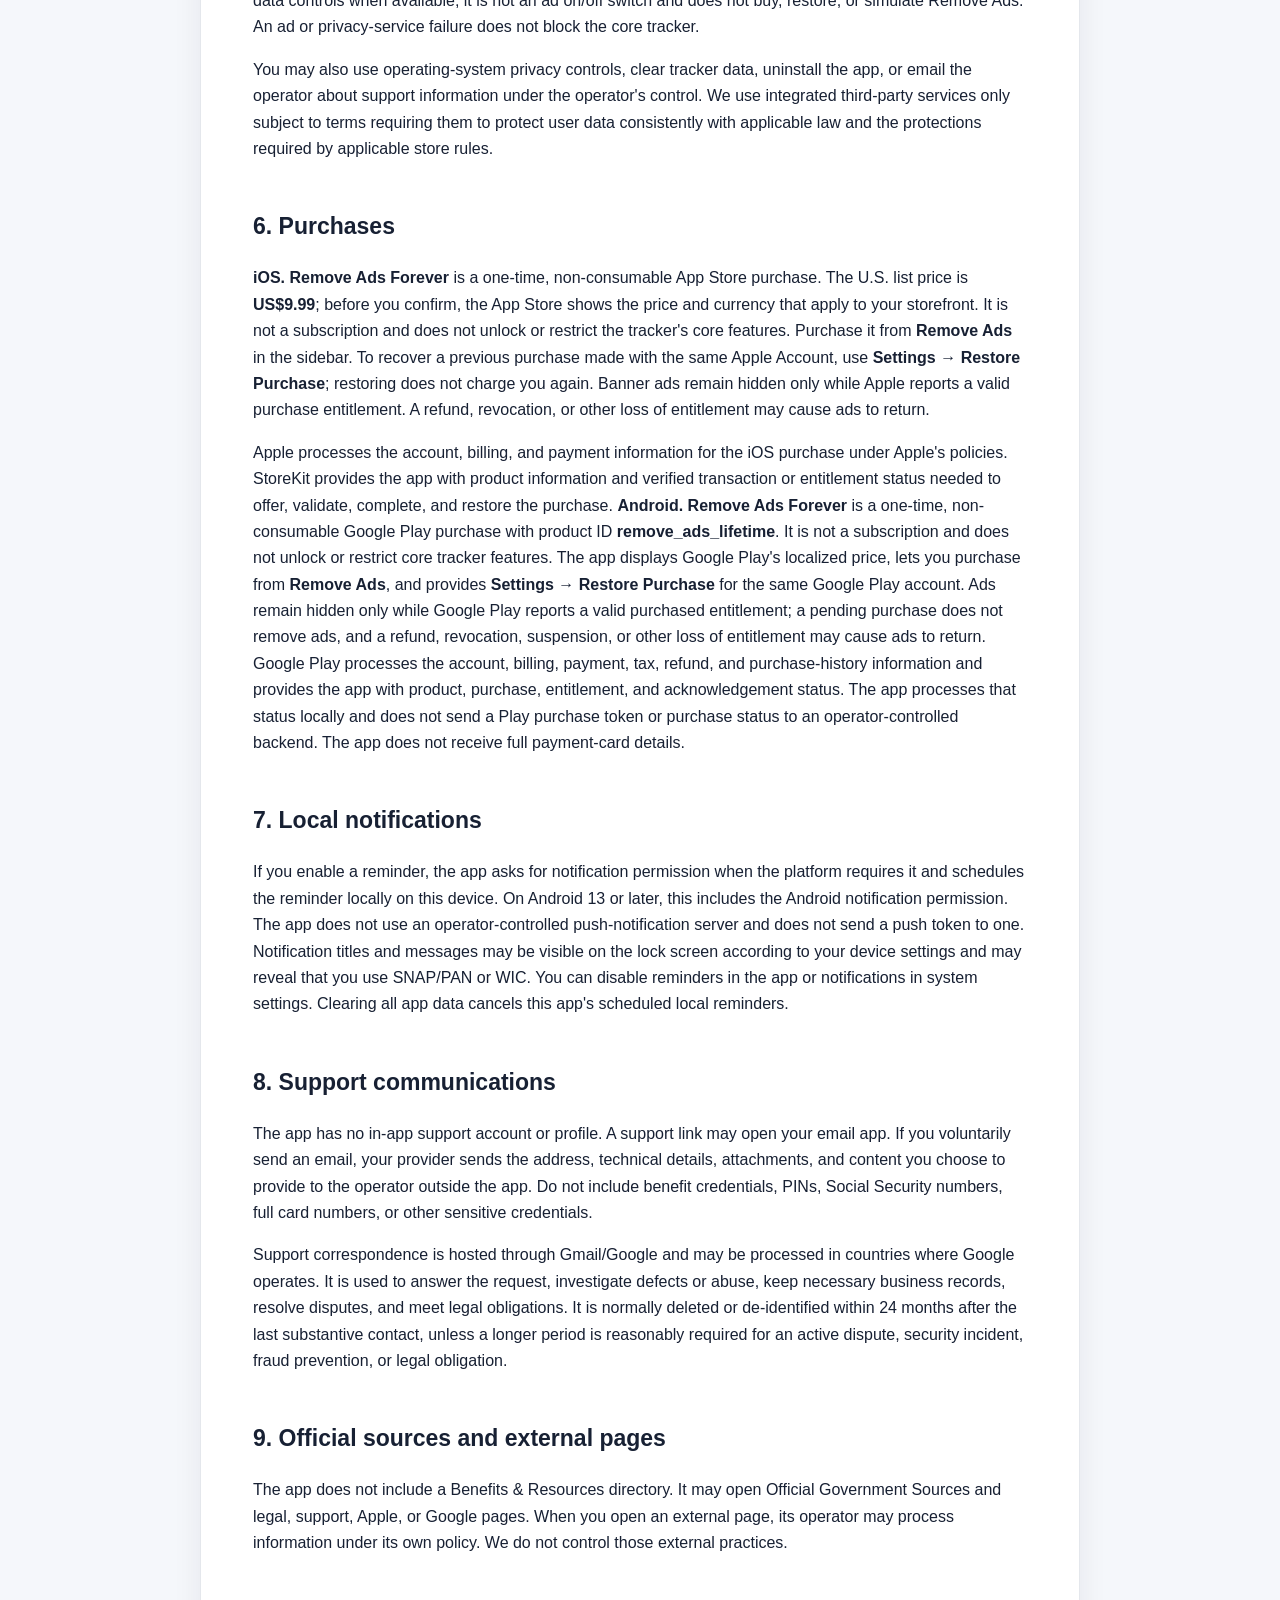
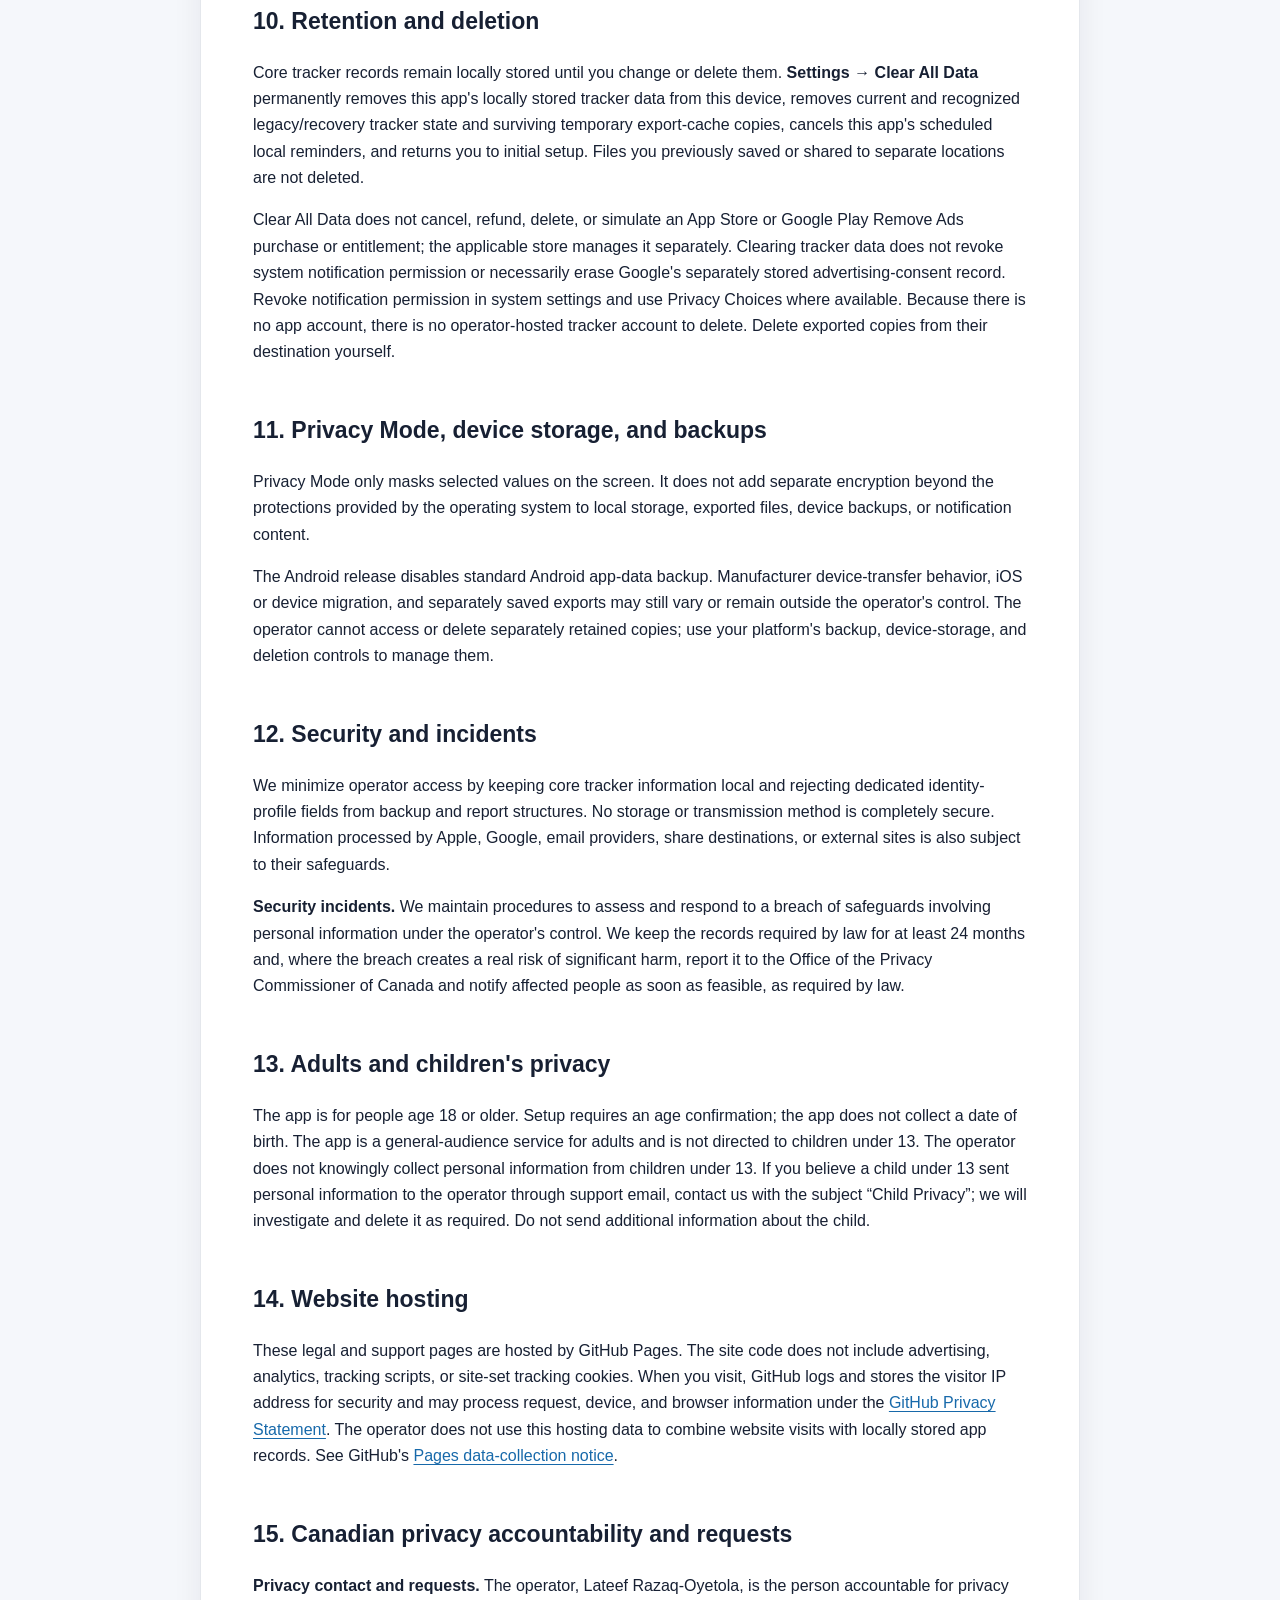
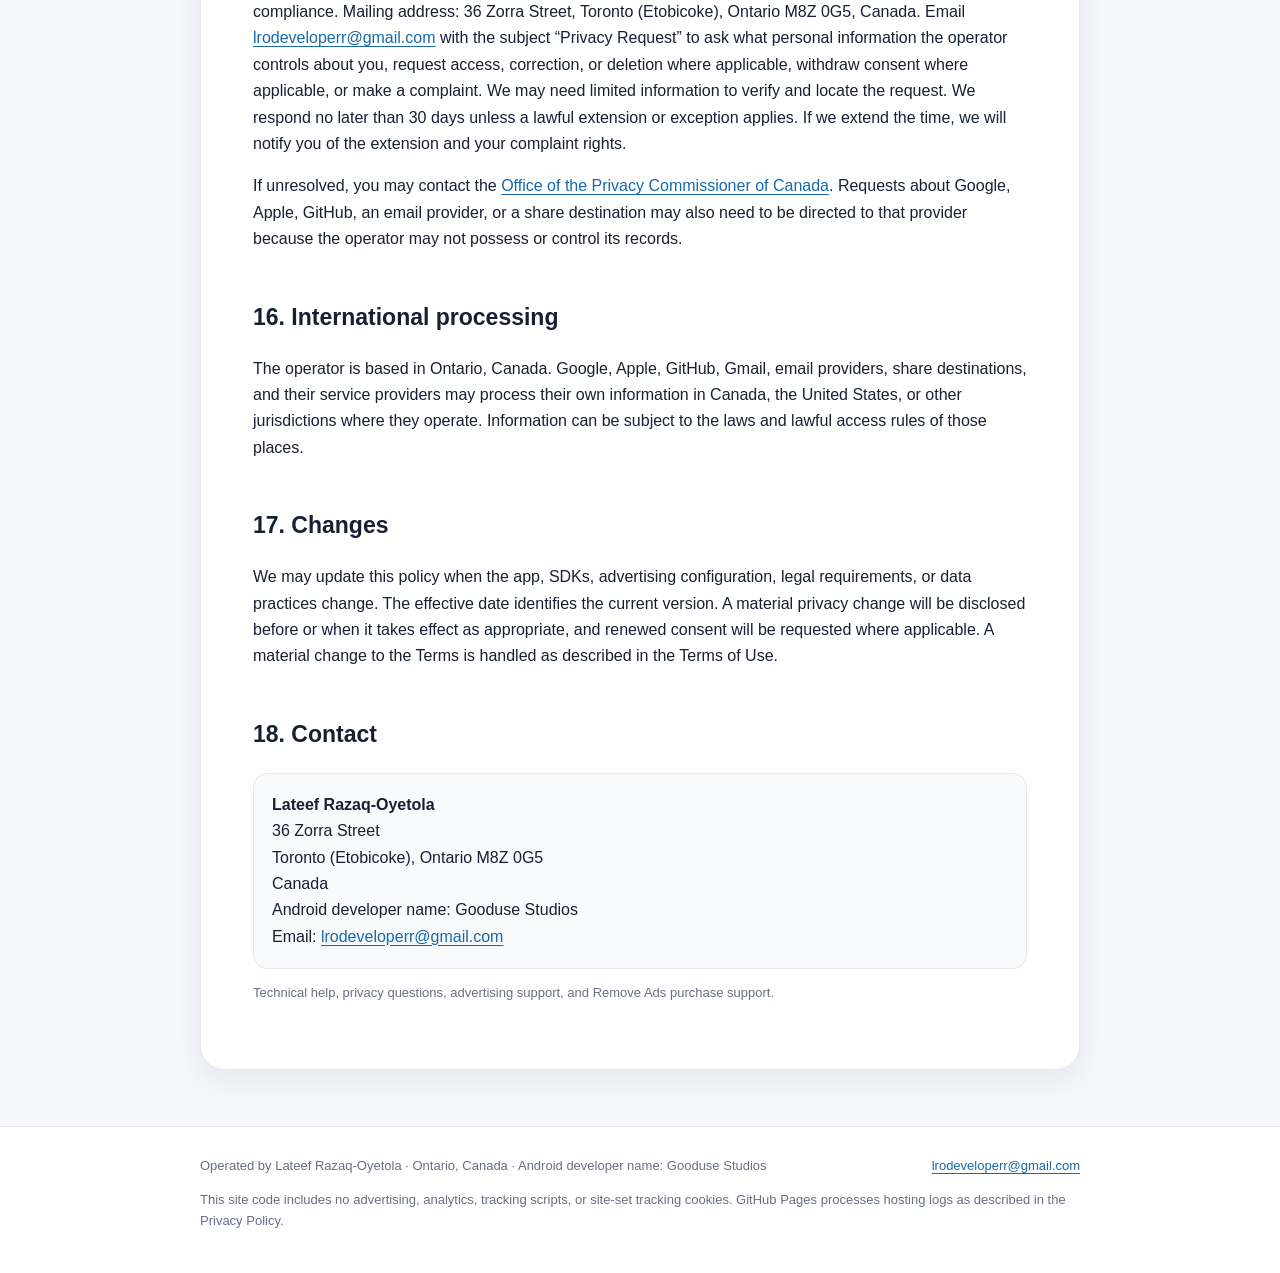
<file: site-source/privacy/index.html>
<!doctype html>
<html lang="en"><head><meta charset="utf-8"><meta name="viewport" content="width=device-width,initial-scale=1"><meta name="color-scheme" content="light"><meta name="description" content="Privacy Policy for Grocery Benefits Tracker."><title>Privacy Policy · Grocery Benefits Tracker</title><link rel="canonical" href="https://lrodeveloperr.github.io/grocery-benefits-tracker/privacy/"><link rel="alternate" hreflang="en-US" href="https://lrodeveloperr.github.io/grocery-benefits-tracker/privacy/"><link rel="alternate" hreflang="es-PR" href="https://lrodeveloperr.github.io/grocery-benefits-tracker/es/privacidad/"><link rel="alternate" hreflang="x-default" href="https://lrodeveloperr.github.io/grocery-benefits-tracker/privacy/"><meta name="robots" content="index,follow"><meta property="og:type" content="website"><meta property="og:site_name" content="Grocery Benefits Tracker"><meta property="og:locale" content="en_US"><meta property="og:locale:alternate" content="es_PR"><meta property="og:title" content="Privacy Policy · Grocery Benefits Tracker"><meta property="og:description" content="Privacy Policy for Grocery Benefits Tracker."><meta property="og:url" content="https://lrodeveloperr.github.io/grocery-benefits-tracker/privacy/"><meta property="og:image" content="https://lrodeveloperr.github.io/grocery-benefits-tracker/assets/brand-logo.png"><meta property="og:image:width" content="1024"><meta property="og:image:height" content="1024"><meta property="og:image:alt" content="Grocery Benefits Tracker basket logo"><meta name="twitter:card" content="summary"><meta name="twitter:title" content="Privacy Policy · Grocery Benefits Tracker"><meta name="twitter:description" content="Privacy Policy for Grocery Benefits Tracker."><meta name="twitter:image" content="https://lrodeveloperr.github.io/grocery-benefits-tracker/assets/brand-logo.png"><link rel="stylesheet" href="../assets/style.css"><link rel="icon" type="image/png" href="../assets/brand-logo.png"><link rel="apple-touch-icon" href="../assets/brand-logo.png"><link rel="manifest" href="../site.webmanifest"></head><body>
<a class="skip" href="#main">Skip to content</a><header class="site-header"><div class="header-inner"><a class="brand" href="../"><img class="brand-mark" src="../assets/brand-logo.png" alt=""><span>Grocery Benefits Tracker</span></a><nav class="nav" aria-label="Legal navigation"><a href="../privacy/">Privacy</a><a href="../terms/">Terms</a><a href="../support/">Support</a><a href="../official-sources/">Official Sources</a><a class="language" href="../es/privacidad/">Español</a></nav></div></header><main id="main" class="container">
<article class="doc"><div class="eyebrow">Legal</div><h1>Privacy Policy</h1><p class="meta"><strong>Effective date and version:</strong> August 13, 2026</p><p>Grocery Benefits Tracker is operated by <strong>Lateef Razaq-Oyetola</strong>, an individual based in Ontario, Canada. On Google Play, the app may be published under the developer name <strong>Gooduse Studios</strong>, the Android-facing developer name used by the operator.</p>
<div class="notice"><strong>Privacy summary</strong>Independent local-first tracker. No account, profile, or publisher-operated analytics or telemetry. Core tracker data is stored in the app on this device and is not uploaded to an operator-controlled server; exports and device backups are explained below. On iOS, without a verified one-time Remove Ads entitlement, the app may request one fixed non-personalized banner when Google permits an ad request. On Android, without a verified one-time Remove Ads entitlement, the app may request one fixed non-personalized banner on eligible screens after the legal gate and Google's required privacy process when Google permits an ad request. Google may process device and advertising data as explained below. Privacy Choices manages Google's applicable advertising-data choices; it is not an ad-visibility or purchase control. The app never asks for an EBT/WIC PIN or connects to a government benefit account.</div>
<h2>1. Information stored in the tracker</h2><p>Depending on how you use the app, you may enter SNAP/PAN balances; WIC benefits, quantities, categories, brands, start and expiration dates; grocery items, quantities and prices; store names; payment or benefit allocations; shopping-budget amounts and periods; transaction history; saved baskets; reminder settings; and app preferences.</p><p>These tracker records are stored locally on your device. They are not uploaded to an operator-controlled account, analytics service, profile database, or cloud database. The app does not send your locally entered balances, benefits, grocery items, budgets, or History as advertising parameters.</p>
<h2>2. Identity and credentials the tracker does not request</h2><p>The tracker does not create or maintain a personal profile. It has no dedicated fields for your name, case number, agency, caseworker or clinic name, street or mailing address, Social Security number, email address, phone number, date of birth, full EBT/WIC card number, EBT PIN, WIC PIN, or other case-routing identity information.</p><p>The app does not require a SNAP, PAN, EBT, or WIC account login and does not connect to government benefit accounts. Do not enter PINs, passwords, Social Security numbers, full benefit-card numbers, or full payment-card numbers into free-text labels.</p>
<h2>3. Reports, exports, backups, and imports</h2><p>Reports are created locally and are designed without built-in participant identity, personal-profile, or case-routing fields. They can still contain sensitive dates, stores, items, quantities, prices, benefit allocations, split payments, corrections, refunds, imported-record provenance, reconciliation information, warnings, and app identification. Review and protect a report before sharing it. App-generated reports are supporting records, not official agency forms or government records.</p><p>Export and import occur only when you initiate them. The app reads compatible imports locally and does not upload History to an operator-controlled server. Imported records retain their source provenance and do not automatically modify the receiving device's current SNAP, WIC, or shopping-budget balances.</p><p>The iOS and Android apps may temporarily write an export to local app-cache storage so the system share interface can present it, and they attempt to delete that temporary copy shortly afterward. Clear All Data removes a surviving app-cache copy, but it does not delete copies you saved or shared to separate locations. The destination you select—such as Files, email, messaging, cloud storage, an agency, or another app—is a separate third party whose terms and privacy practices apply. The operator cannot retrieve a forgotten encrypted-backup passphrase. Anyone with access to an unencrypted export may be able to read it.</p>
<h2>4. Advertising and store privacy disclosures</h2><p>The app's core tracker features are free. The app uses Google AdMob and the Google Mobile Ads SDK under platform-specific advertising rules. On iOS, an ad request is made only when the app does not have a verified Remove Ads entitlement and Google reports that an ad request is permitted. On Android, after the versioned legal gate, an ad request is made only when there is no verified Remove Ads entitlement and Google's UMP privacy process reports that an ad request is permitted. Google may process information needed to request, deliver, secure, frequency-cap, measure, and improve ads. Depending on the device, consent choice, jurisdiction, SDK configuration, and ad response, this may include IP address and coarse location inferred from it; device or app identifiers; app launches and advertising-related product interactions; advertising data; crash data; performance data; and other diagnostic data.</p><p>The Google Mobile Ads SDK may collect Device ID for third-party advertising and analytics. Consistent with the SDK’s privacy manifest, Device ID is disclosed in Apple’s App Privacy information as data used for tracking. The app requests non-personalized ads; its own code does not request App Tracking Transparency authorization or directly access IDFA.</p><p>Because an ad request originates from this app, Google can know that the request or interaction came from a SNAP/PAN and WIC tracker, which may permit an inference about the device user's interests. The app does not send your locally entered balances, benefits, grocery items, budgets, or History as ad parameters.</p><p>The app does not include a separate publisher-operated analytics, telemetry, or crash-reporting SDK. Store privacy disclosures for a release must accurately assess at least Coarse Location, Device ID, Product Interaction, Advertising Data, Crash Data, Performance Data, and Other Diagnostic Data against the packaged SDK and current platform definitions. Apple may classify some categories as linked to a user through a device identifier even though the app has no named account and the operator does not combine advertising data with local benefit records. For Android, Google states that the Google Mobile Ads SDK automatically collects and shares IP-derived approximate location, app interactions, diagnostic information, and device or other identifiers for advertising or marketing, analytics, and fraud prevention, security, and compliance, using TLS in transit. See the <a href="https://developers.google.com/admob/android/privacy/play-data-disclosure" rel="external noopener">Google Mobile Ads Android data disclosure</a>, <a href="https://developers.google.com/admob/ios/privacy/data-disclosure" rel="external noopener">Google Mobile Ads iOS data disclosure</a>, <a href="https://policies.google.com/privacy" rel="external noopener">Google Privacy Policy</a>, and <a href="https://developer.apple.com/app-store/app-privacy-details/" rel="external noopener">Apple App Privacy Details</a>.</p>
<h2>5. Advertising configuration and choices</h2><p>The app is configured to request non-personalized ads. The iOS version does not request Apple's App Tracking Transparency permission or intentionally access IDFA for personalized advertising. On iOS, publisher first-party ID is disabled. The current Android build does not separately disable Google Mobile Ads publisher first-party ID, which Google enables by default; each Android banner request is nevertheless configured as non-personalized. The iOS package may include SKAdNetwork identifiers for Apple's privacy-preserving attribution framework. Non-personalized advertising does not mean no technical advertising data is processed.</p><p><strong>iOS.</strong> The app updates Google's UMP consent information before requesting an ad and presents any required privacy message. Where available, <strong>Privacy Choices</strong> reopens Google's separate controls and changes the advertising-data choices available on this device. It is not an ad on/off switch and does not purchase or restore Remove Ads. Without a verified Remove Ads entitlement, the app may request one fixed non-personalized banner only when Google reports that an ad request is permitted.</p><p><strong>Android.</strong> After you accept the versioned Terms and acknowledge this Privacy Policy, the app refreshes Google's UMP consent information and presents any privacy message Google requires. Without a verified one-time Remove Ads entitlement, it may request one fixed non-personalized banner on eligible screens only when Google reports that ads may be requested. <strong>Privacy Choices</strong> reopens Google's required advertising-data controls when available; it is not an ad on/off switch and does not buy, restore, or simulate Remove Ads. An ad or privacy-service failure does not block the core tracker.</p><p>You may also use operating-system privacy controls, clear tracker data, uninstall the app, or email the operator about support information under the operator's control. We use integrated third-party services only subject to terms requiring them to protect user data consistently with applicable law and the protections required by applicable store rules.</p>
<h2>6. Purchases</h2><p><strong>iOS.</strong> <strong>Remove Ads Forever</strong> is a one-time, non-consumable App Store purchase. The U.S. list price is <strong>US$9.99</strong>; before you confirm, the App Store shows the price and currency that apply to your storefront. It is not a subscription and does not unlock or restrict the tracker's core features. Purchase it from <strong>Remove Ads</strong> in the sidebar. To recover a previous purchase made with the same Apple Account, use <strong>Settings → Restore Purchase</strong>; restoring does not charge you again. Banner ads remain hidden only while Apple reports a valid purchase entitlement. A refund, revocation, or other loss of entitlement may cause ads to return.</p><p>Apple processes the account, billing, and payment information for the iOS purchase under Apple's policies. StoreKit provides the app with product information and verified transaction or entitlement status needed to offer, validate, complete, and restore the purchase. <strong>Android.</strong> <strong>Remove Ads Forever</strong> is a one-time, non-consumable Google Play purchase with product ID <strong>remove_ads_lifetime</strong>. It is not a subscription and does not unlock or restrict core tracker features. The app displays Google Play's localized price, lets you purchase from <strong>Remove Ads</strong>, and provides <strong>Settings → Restore Purchase</strong> for the same Google Play account. Ads remain hidden only while Google Play reports a valid purchased entitlement; a pending purchase does not remove ads, and a refund, revocation, suspension, or other loss of entitlement may cause ads to return. Google Play processes the account, billing, payment, tax, refund, and purchase-history information and provides the app with product, purchase, entitlement, and acknowledgement status. The app processes that status locally and does not send a Play purchase token or purchase status to an operator-controlled backend. The app does not receive full payment-card details.</p>
<h2>7. Local notifications</h2><p>If you enable a reminder, the app asks for notification permission when the platform requires it and schedules the reminder locally on this device. On Android 13 or later, this includes the Android notification permission. The app does not use an operator-controlled push-notification server and does not send a push token to one. Notification titles and messages may be visible on the lock screen according to your device settings and may reveal that you use SNAP/PAN or WIC. You can disable reminders in the app or notifications in system settings. Clearing all app data cancels this app's scheduled local reminders.</p>
<h2>8. Support communications</h2><p>The app has no in-app support account or profile. A support link may open your email app. If you voluntarily send an email, your provider sends the address, technical details, attachments, and content you choose to provide to the operator outside the app. Do not include benefit credentials, PINs, Social Security numbers, full card numbers, or other sensitive credentials.</p><p>Support correspondence is hosted through Gmail/Google and may be processed in countries where Google operates. It is used to answer the request, investigate defects or abuse, keep necessary business records, resolve disputes, and meet legal obligations. It is normally deleted or de-identified within 24 months after the last substantive contact, unless a longer period is reasonably required for an active dispute, security incident, fraud prevention, or legal obligation.</p>
<h2>9. Official sources and external pages</h2><p>The app does not include a Benefits &amp; Resources directory. It may open Official Government Sources and legal, support, Apple, or Google pages. When you open an external page, its operator may process information under its own policy. We do not control those external practices.</p>
<h2>10. Retention and deletion</h2><p>Core tracker records remain locally stored until you change or delete them. <strong>Settings → Clear All Data</strong> permanently removes this app's locally stored tracker data from this device, removes current and recognized legacy/recovery tracker state and surviving temporary export-cache copies, cancels this app's scheduled local reminders, and returns you to initial setup. Files you previously saved or shared to separate locations are not deleted.</p><p>Clear All Data does not cancel, refund, delete, or simulate an App Store or Google Play Remove Ads purchase or entitlement; the applicable store manages it separately. Clearing tracker data does not revoke system notification permission or necessarily erase Google's separately stored advertising-consent record. Revoke notification permission in system settings and use Privacy Choices where available. Because there is no app account, there is no operator-hosted tracker account to delete. Delete exported copies from their destination yourself.</p>
<h2>11. Privacy Mode, device storage, and backups</h2><p>Privacy Mode only masks selected values on the screen. It does not add separate encryption beyond the protections provided by the operating system to local storage, exported files, device backups, or notification content.</p><p>The Android release disables standard Android app-data backup. Manufacturer device-transfer behavior, iOS or device migration, and separately saved exports may still vary or remain outside the operator's control. The operator cannot access or delete separately retained copies; use your platform's backup, device-storage, and deletion controls to manage them.</p>
<h2>12. Security and incidents</h2><p>We minimize operator access by keeping core tracker information local and rejecting dedicated identity-profile fields from backup and report structures. No storage or transmission method is completely secure. Information processed by Apple, Google, email providers, share destinations, or external sites is also subject to their safeguards.</p><p><strong>Security incidents.</strong> We maintain procedures to assess and respond to a breach of safeguards involving personal information under the operator's control. We keep the records required by law for at least 24 months and, where the breach creates a real risk of significant harm, report it to the Office of the Privacy Commissioner of Canada and notify affected people as soon as feasible, as required by law.</p>
<h2>13. Adults and children's privacy</h2><p>The app is for people age 18 or older. Setup requires an age confirmation; the app does not collect a date of birth. The app is a general-audience service for adults and is not directed to children under 13. The operator does not knowingly collect personal information from children under 13. If you believe a child under 13 sent personal information to the operator through support email, contact us with the subject “Child Privacy”; we will investigate and delete it as required. Do not send additional information about the child.</p>
<h2>14. Website hosting</h2><p>These legal and support pages are hosted by GitHub Pages. The site code does not include advertising, analytics, tracking scripts, or site-set tracking cookies. When you visit, GitHub logs and stores the visitor IP address for security and may process request, device, and browser information under the <a href="https://docs.github.com/en/site-policy/privacy-policies/github-general-privacy-statement" rel="external noopener">GitHub Privacy Statement</a>. The operator does not use this hosting data to combine website visits with locally stored app records. See GitHub's <a href="https://docs.github.com/en/pages/getting-started-with-github-pages/what-is-github-pages#data-collection" rel="external noopener">Pages data-collection notice</a>.</p>
<h2>15. Canadian privacy accountability and requests</h2><p><strong>Privacy contact and requests.</strong> The operator, Lateef Razaq-Oyetola, is the person accountable for privacy compliance. Mailing address: 36 Zorra Street, Toronto (Etobicoke), Ontario M8Z 0G5, Canada. Email <a href="mailto:lrodeveloperr@gmail.com?subject=Privacy%20Request">lrodeveloperr@gmail.com</a> with the subject “Privacy Request” to ask what personal information the operator controls about you, request access, correction, or deletion where applicable, withdraw consent where applicable, or make a complaint. We may need limited information to verify and locate the request. We respond no later than 30 days unless a lawful extension or exception applies. If we extend the time, we will notify you of the extension and your complaint rights.</p><p>If unresolved, you may contact the <a href="https://www.priv.gc.ca/" rel="external noopener">Office of the Privacy Commissioner of Canada</a>. Requests about Google, Apple, GitHub, an email provider, or a share destination may also need to be directed to that provider because the operator may not possess or control its records.</p>
<h2>16. International processing</h2><p>The operator is based in Ontario, Canada. Google, Apple, GitHub, Gmail, email providers, share destinations, and their service providers may process their own information in Canada, the United States, or other jurisdictions where they operate. Information can be subject to the laws and lawful access rules of those places.</p>
<h2>17. Changes</h2><p>We may update this policy when the app, SDKs, advertising configuration, legal requirements, or data practices change. The effective date identifies the current version. A material privacy change will be disclosed before or when it takes effect as appropriate, and renewed consent will be requested where applicable. A material change to the Terms is handled as described in the Terms of Use.</p>
<h2>18. Contact</h2><div class="contact-box"><strong>Lateef Razaq-Oyetola</strong><br>36 Zorra Street<br>Toronto (Etobicoke), Ontario M8Z 0G5<br>Canada<br>Android developer name: Gooduse Studios<br>Email: <a href="mailto:lrodeveloperr@gmail.com">lrodeveloperr@gmail.com</a></div><p class="small">Technical help, privacy questions, advertising support, and Remove Ads purchase support.</p></article>
</main><footer class="footer"><div class="footer-inner"><div class="footer-row"><span>Operated by Lateef Razaq-Oyetola · Ontario, Canada · Android developer name: Gooduse Studios</span><a href="mailto:lrodeveloperr@gmail.com">lrodeveloperr@gmail.com</a></div><p class="small">This site code includes no advertising, analytics, tracking scripts, or site-set tracking cookies. GitHub Pages processes hosting logs as described in the Privacy Policy.</p></div></footer></body></html>
</file>
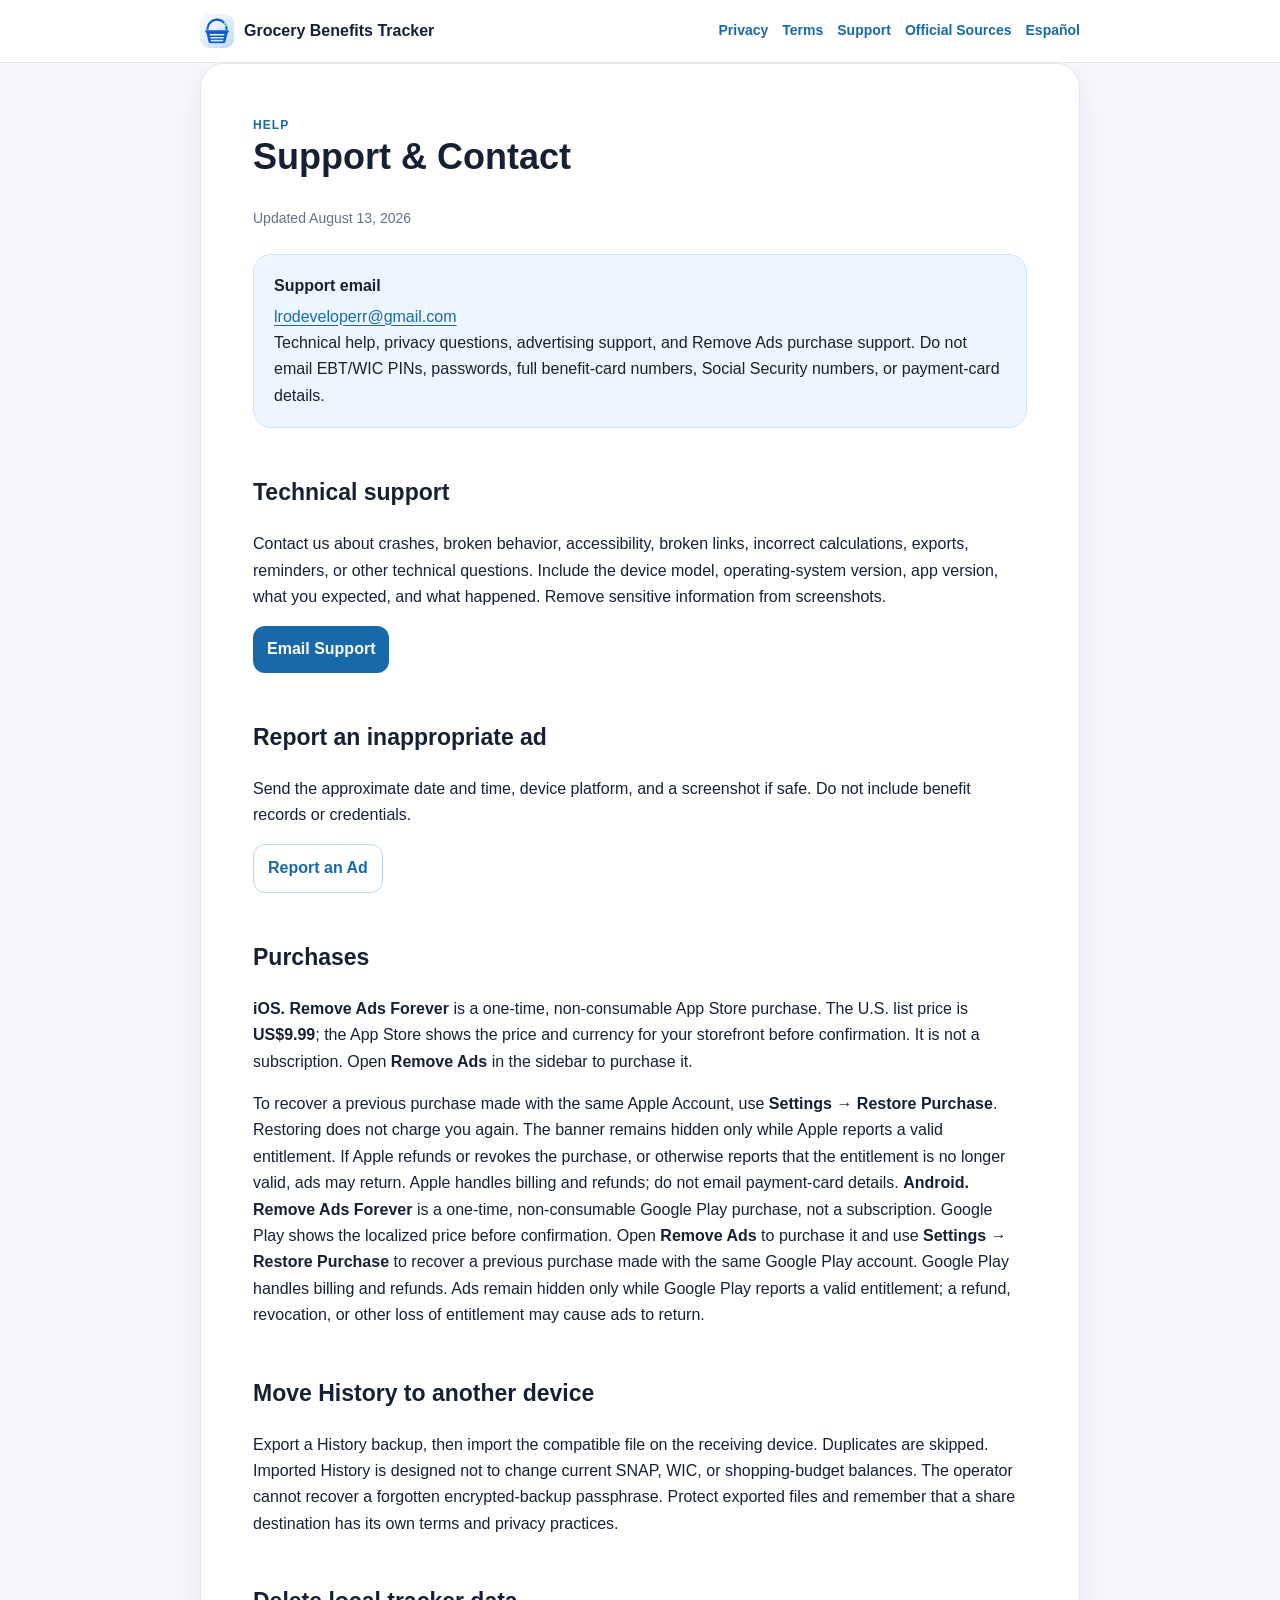
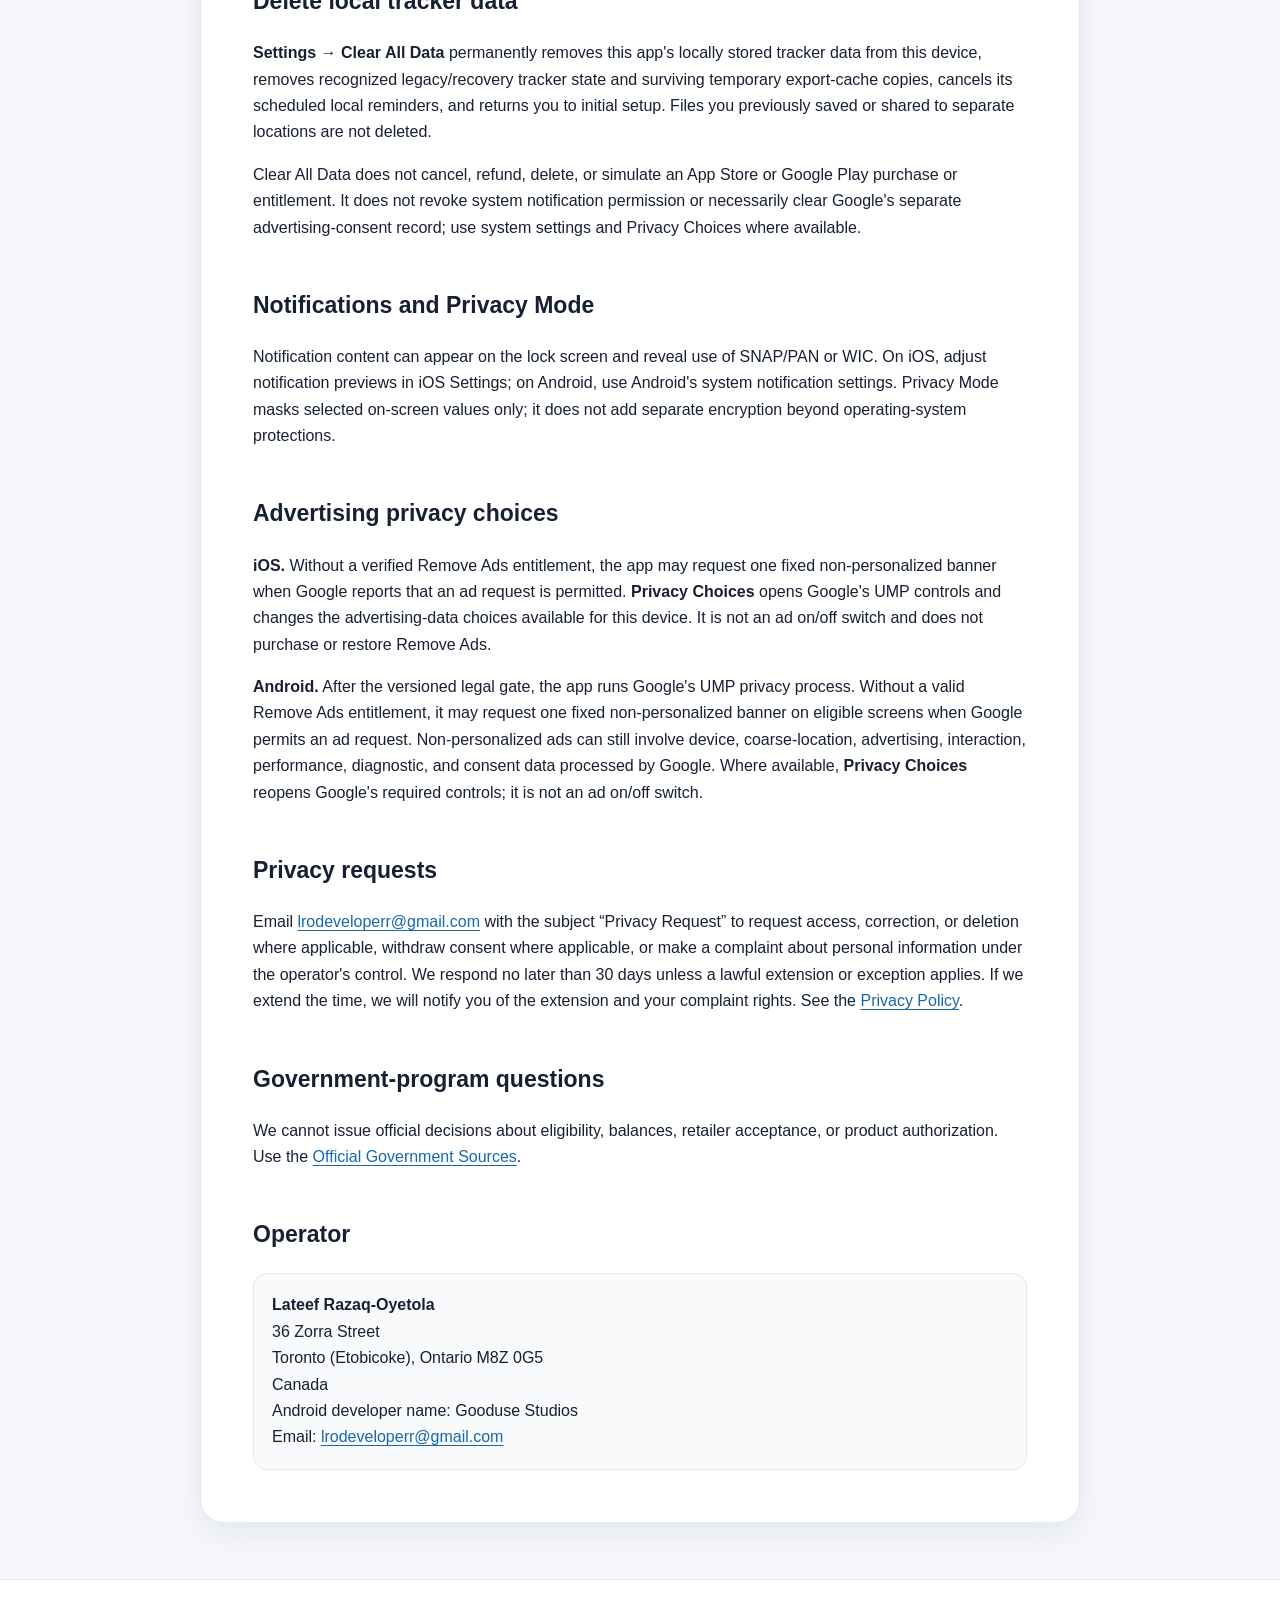
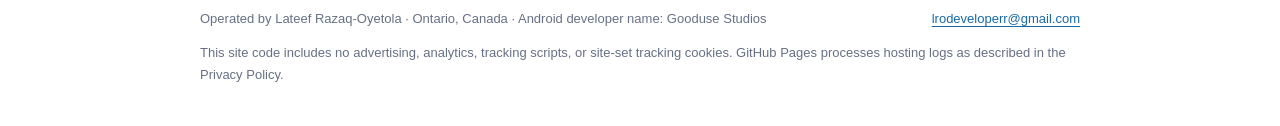
<file: site-source/support/index.html>
<!doctype html>
<html lang="en"><head><meta charset="utf-8"><meta name="viewport" content="width=device-width,initial-scale=1"><meta name="color-scheme" content="light"><meta name="description" content="Support and contact for Grocery Benefits Tracker."><title>Support &amp; Contact · Grocery Benefits Tracker</title><link rel="canonical" href="https://lrodeveloperr.github.io/grocery-benefits-tracker/support/"><link rel="alternate" hreflang="en-US" href="https://lrodeveloperr.github.io/grocery-benefits-tracker/support/"><link rel="alternate" hreflang="es-PR" href="https://lrodeveloperr.github.io/grocery-benefits-tracker/es/soporte/"><link rel="alternate" hreflang="x-default" href="https://lrodeveloperr.github.io/grocery-benefits-tracker/support/"><meta name="robots" content="index,follow"><meta property="og:type" content="website"><meta property="og:site_name" content="Grocery Benefits Tracker"><meta property="og:locale" content="en_US"><meta property="og:locale:alternate" content="es_PR"><meta property="og:title" content="Support &amp; Contact · Grocery Benefits Tracker"><meta property="og:description" content="Support and contact for Grocery Benefits Tracker."><meta property="og:url" content="https://lrodeveloperr.github.io/grocery-benefits-tracker/support/"><meta property="og:image" content="https://lrodeveloperr.github.io/grocery-benefits-tracker/assets/brand-logo.png"><meta property="og:image:width" content="1024"><meta property="og:image:height" content="1024"><meta property="og:image:alt" content="Grocery Benefits Tracker basket logo"><meta name="twitter:card" content="summary"><meta name="twitter:title" content="Support &amp; Contact · Grocery Benefits Tracker"><meta name="twitter:description" content="Support and contact for Grocery Benefits Tracker."><meta name="twitter:image" content="https://lrodeveloperr.github.io/grocery-benefits-tracker/assets/brand-logo.png"><link rel="stylesheet" href="../assets/style.css"><link rel="icon" type="image/png" href="../assets/brand-logo.png"><link rel="apple-touch-icon" href="../assets/brand-logo.png"><link rel="manifest" href="../site.webmanifest"></head><body>
<a class="skip" href="#main">Skip to content</a><header class="site-header"><div class="header-inner"><a class="brand" href="../"><img class="brand-mark" src="../assets/brand-logo.png" alt=""><span>Grocery Benefits Tracker</span></a><nav class="nav" aria-label="Legal navigation"><a href="../privacy/">Privacy</a><a href="../terms/">Terms</a><a href="../support/">Support</a><a href="../official-sources/">Official Sources</a><a class="language" href="../es/soporte/">Español</a></nav></div></header><main id="main" class="container">
<article class="doc"><div class="eyebrow">Help</div><h1>Support &amp; Contact</h1><p class="meta">Updated August 13, 2026</p>
<div class="notice"><strong>Support email</strong><a href="mailto:lrodeveloperr@gmail.com">lrodeveloperr@gmail.com</a><br>Technical help, privacy questions, advertising support, and Remove Ads purchase support. Do not email EBT/WIC PINs, passwords, full benefit-card numbers, Social Security numbers, or payment-card details.</div>
<h2>Technical support</h2><p>Contact us about crashes, broken behavior, accessibility, broken links, incorrect calculations, exports, reminders, or other technical questions. Include the device model, operating-system version, app version, what you expected, and what happened. Remove sensitive information from screenshots.</p><p><a class="button" href="mailto:lrodeveloperr@gmail.com?subject=Grocery%20Benefits%20Tracker%20Support">Email Support</a></p>
<h2>Report an inappropriate ad</h2><p>Send the approximate date and time, device platform, and a screenshot if safe. Do not include benefit records or credentials.</p><p><a class="button secondary" href="mailto:lrodeveloperr@gmail.com?subject=Ad%20Report%20-%20Grocery%20Benefits%20Tracker">Report an Ad</a></p>
<h2>Purchases</h2><p><strong>iOS.</strong> <strong>Remove Ads Forever</strong> is a one-time, non-consumable App Store purchase. The U.S. list price is <strong>US$9.99</strong>; the App Store shows the price and currency for your storefront before confirmation. It is not a subscription. Open <strong>Remove Ads</strong> in the sidebar to purchase it.</p><p>To recover a previous purchase made with the same Apple Account, use <strong>Settings → Restore Purchase</strong>. Restoring does not charge you again. The banner remains hidden only while Apple reports a valid entitlement. If Apple refunds or revokes the purchase, or otherwise reports that the entitlement is no longer valid, ads may return. Apple handles billing and refunds; do not email payment-card details. <strong>Android.</strong> <strong>Remove Ads Forever</strong> is a one-time, non-consumable Google Play purchase, not a subscription. Google Play shows the localized price before confirmation. Open <strong>Remove Ads</strong> to purchase it and use <strong>Settings → Restore Purchase</strong> to recover a previous purchase made with the same Google Play account. Google Play handles billing and refunds. Ads remain hidden only while Google Play reports a valid entitlement; a refund, revocation, or other loss of entitlement may cause ads to return.</p>
<h2>Move History to another device</h2><p>Export a History backup, then import the compatible file on the receiving device. Duplicates are skipped. Imported History is designed not to change current SNAP, WIC, or shopping-budget balances. The operator cannot recover a forgotten encrypted-backup passphrase. Protect exported files and remember that a share destination has its own terms and privacy practices.</p>
<h2>Delete local tracker data</h2><p><strong>Settings → Clear All Data</strong> permanently removes this app's locally stored tracker data from this device, removes recognized legacy/recovery tracker state and surviving temporary export-cache copies, cancels its scheduled local reminders, and returns you to initial setup. Files you previously saved or shared to separate locations are not deleted.</p><p>Clear All Data does not cancel, refund, delete, or simulate an App Store or Google Play purchase or entitlement. It does not revoke system notification permission or necessarily clear Google's separate advertising-consent record; use system settings and Privacy Choices where available.</p>
<h2>Notifications and Privacy Mode</h2><p>Notification content can appear on the lock screen and reveal use of SNAP/PAN or WIC. On iOS, adjust notification previews in iOS Settings; on Android, use Android's system notification settings. Privacy Mode masks selected on-screen values only; it does not add separate encryption beyond operating-system protections.</p>
<h2>Advertising privacy choices</h2><p><strong>iOS.</strong> Without a verified Remove Ads entitlement, the app may request one fixed non-personalized banner when Google reports that an ad request is permitted. <strong>Privacy Choices</strong> opens Google's UMP controls and changes the advertising-data choices available for this device. It is not an ad on/off switch and does not purchase or restore Remove Ads.</p><p><strong>Android.</strong> After the versioned legal gate, the app runs Google's UMP privacy process. Without a valid Remove Ads entitlement, it may request one fixed non-personalized banner on eligible screens when Google permits an ad request. Non-personalized ads can still involve device, coarse-location, advertising, interaction, performance, diagnostic, and consent data processed by Google. Where available, <strong>Privacy Choices</strong> reopens Google's required controls; it is not an ad on/off switch.</p>
<h2>Privacy requests</h2><p>Email <a href="mailto:lrodeveloperr@gmail.com?subject=Privacy%20Request">lrodeveloperr@gmail.com</a> with the subject “Privacy Request” to request access, correction, or deletion where applicable, withdraw consent where applicable, or make a complaint about personal information under the operator's control. We respond no later than 30 days unless a lawful extension or exception applies. If we extend the time, we will notify you of the extension and your complaint rights. See the <a href="../privacy/">Privacy Policy</a>.</p>
<h2>Government-program questions</h2><p>We cannot issue official decisions about eligibility, balances, retailer acceptance, or product authorization. Use the <a href="../official-sources/">Official Government Sources</a>.</p>
<h2>Operator</h2><div class="contact-box"><strong>Lateef Razaq-Oyetola</strong><br>36 Zorra Street<br>Toronto (Etobicoke), Ontario M8Z 0G5<br>Canada<br>Android developer name: Gooduse Studios<br>Email: <a href="mailto:lrodeveloperr@gmail.com">lrodeveloperr@gmail.com</a></div></article>
</main><footer class="footer"><div class="footer-inner"><div class="footer-row"><span>Operated by Lateef Razaq-Oyetola · Ontario, Canada · Android developer name: Gooduse Studios</span><a href="mailto:lrodeveloperr@gmail.com">lrodeveloperr@gmail.com</a></div><p class="small">This site code includes no advertising, analytics, tracking scripts, or site-set tracking cookies. GitHub Pages processes hosting logs as described in the Privacy Policy.</p></div></footer></body></html>
</file>
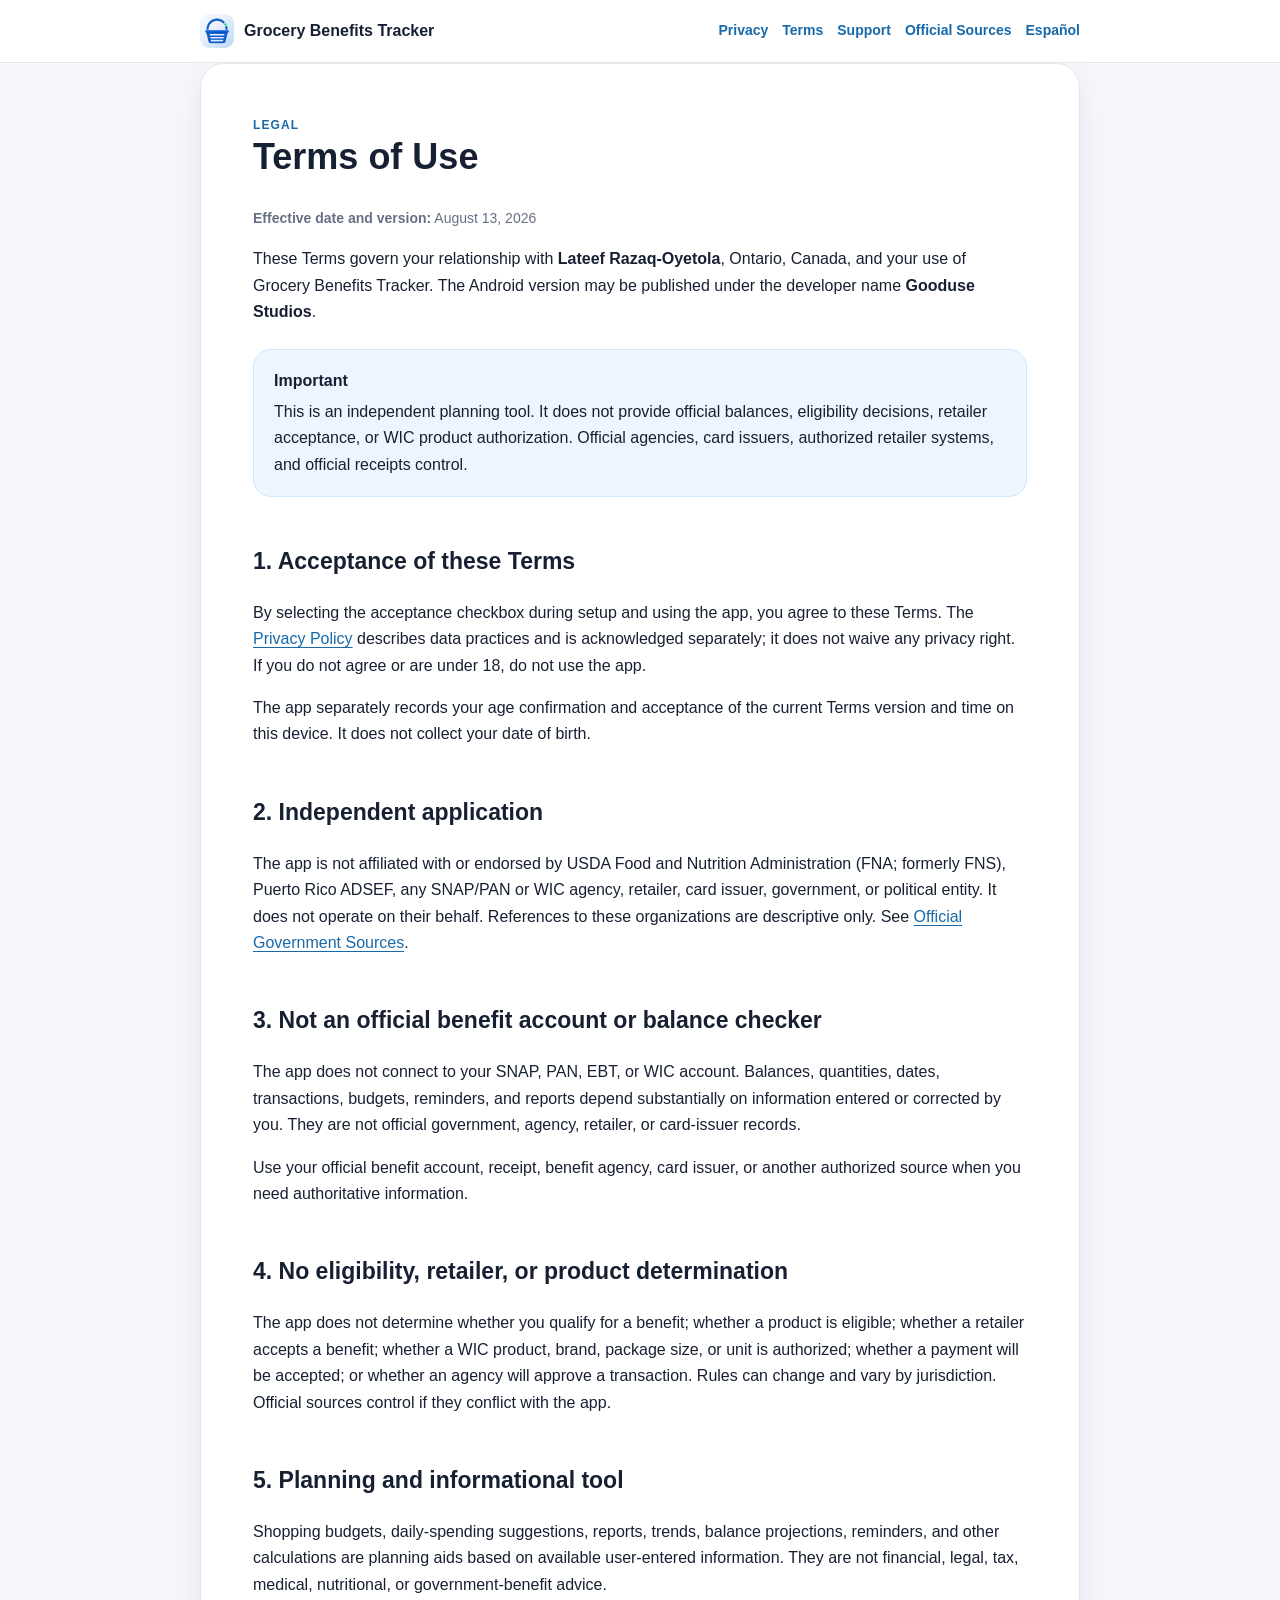
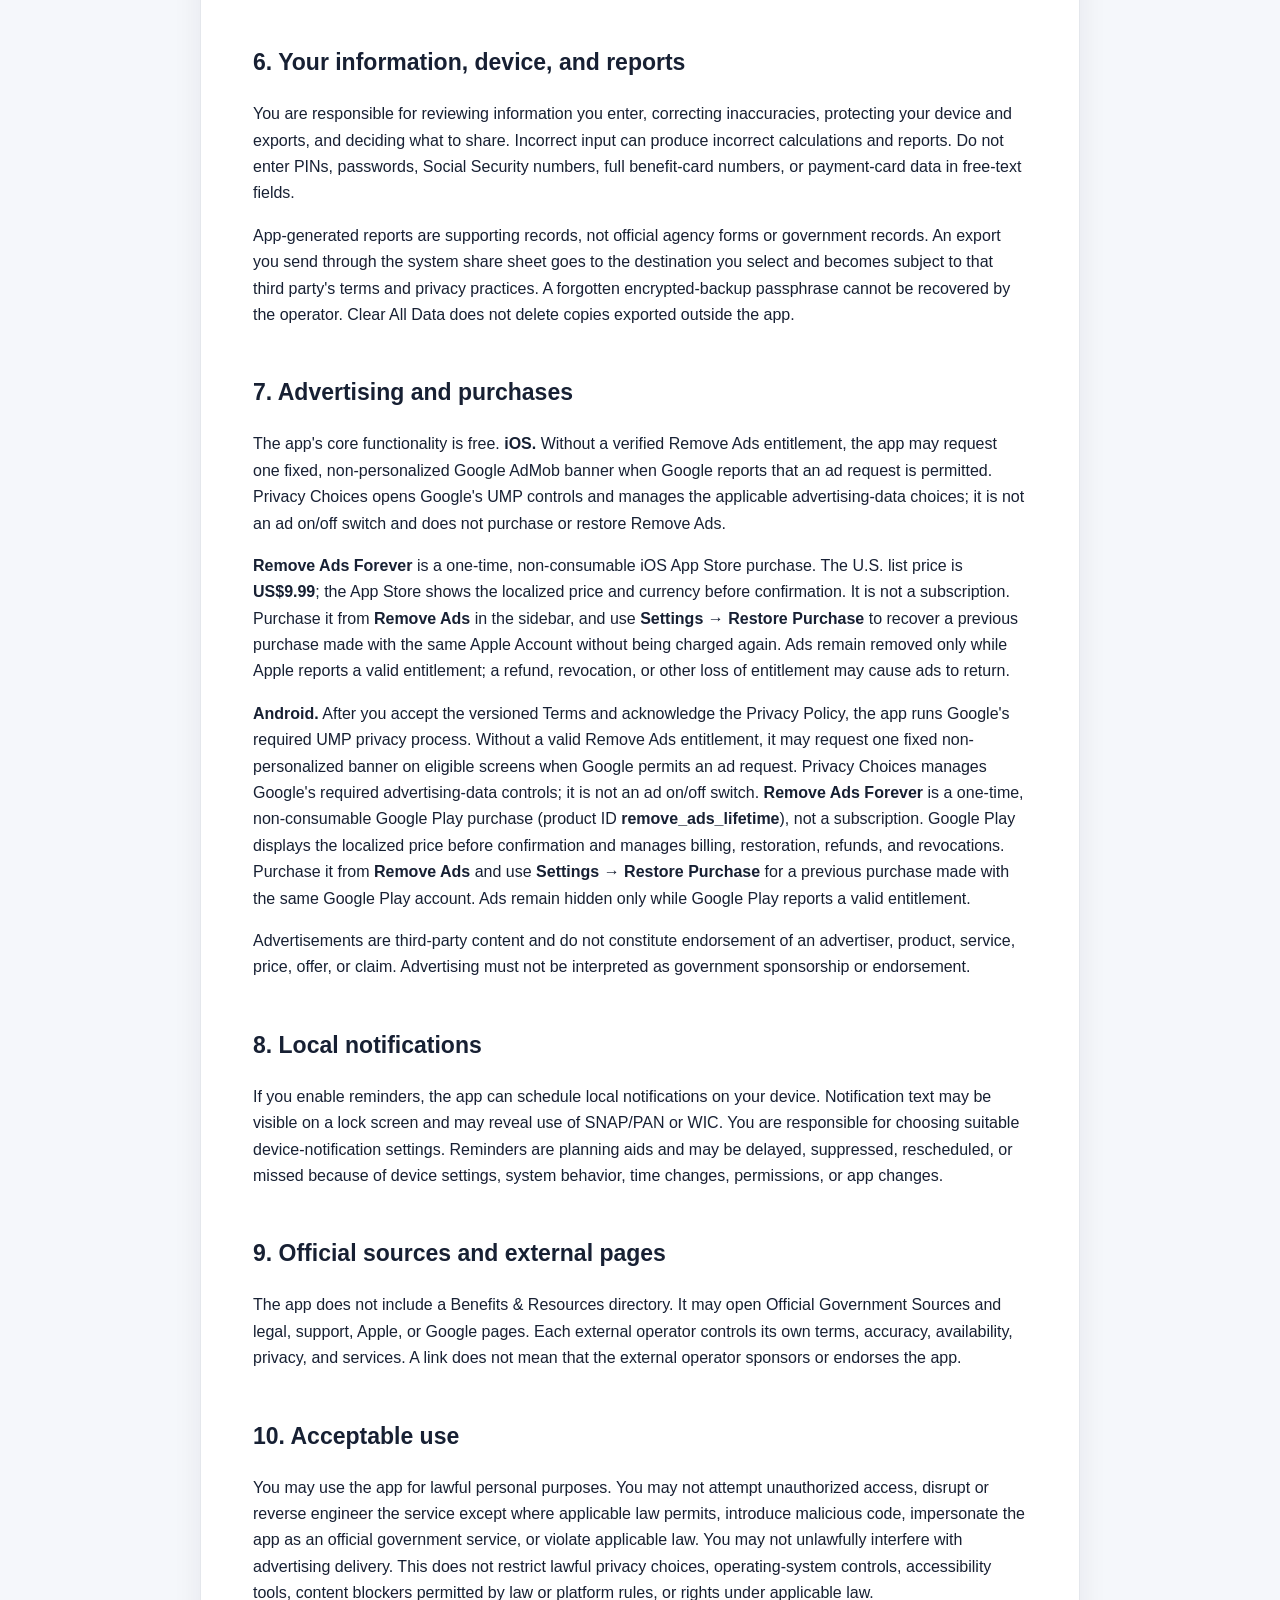
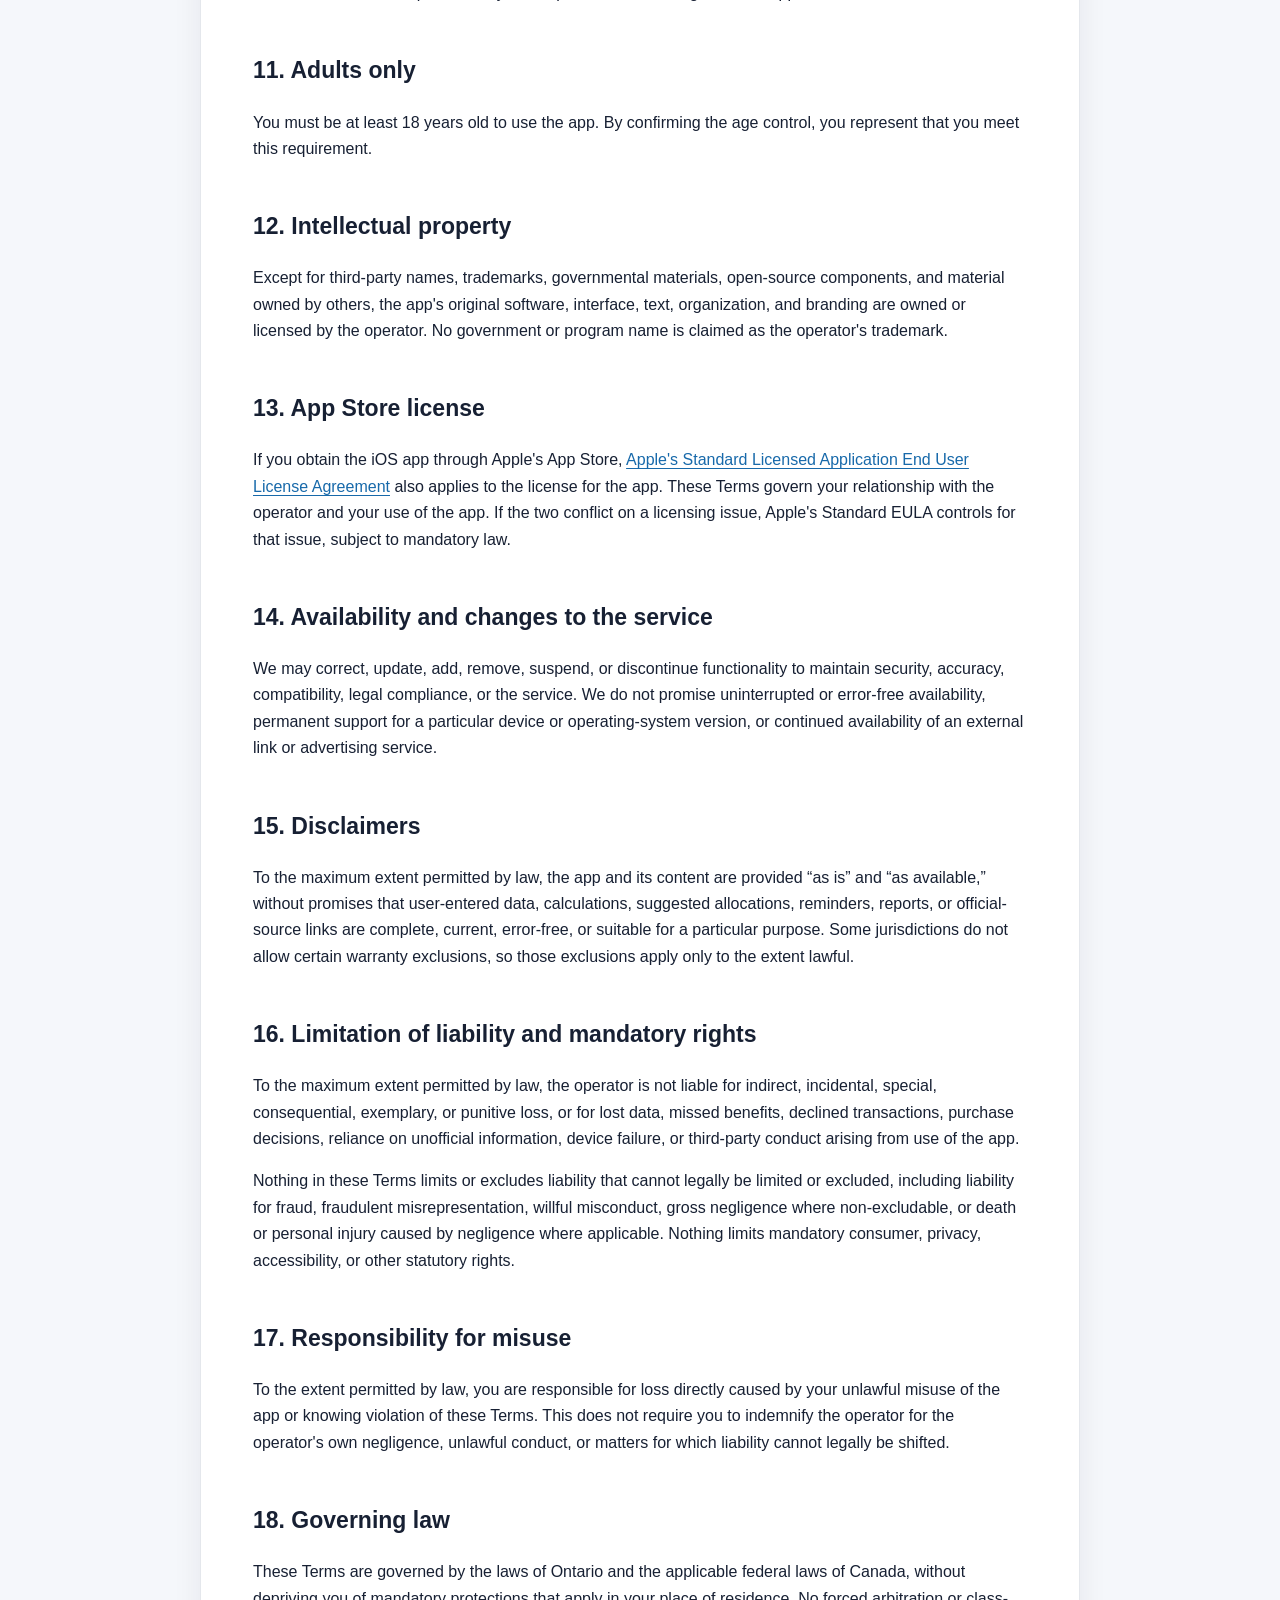
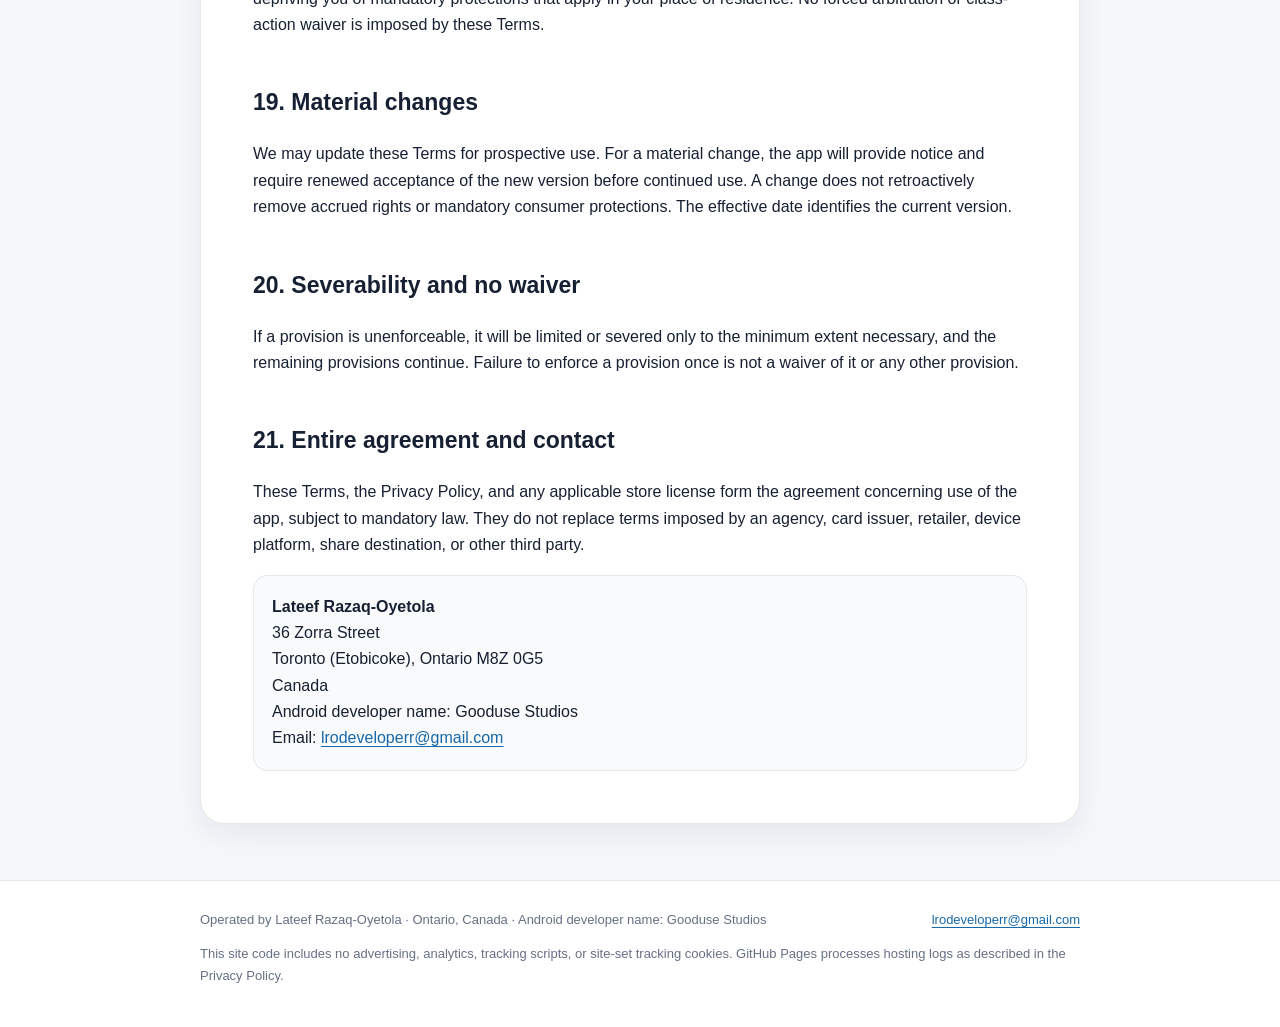
<file: site-source/terms/index.html>
<!doctype html>
<html lang="en"><head><meta charset="utf-8"><meta name="viewport" content="width=device-width,initial-scale=1"><meta name="color-scheme" content="light"><meta name="description" content="Terms of Use for Grocery Benefits Tracker."><title>Terms of Use · Grocery Benefits Tracker</title><link rel="canonical" href="https://lrodeveloperr.github.io/grocery-benefits-tracker/terms/"><link rel="alternate" hreflang="en-US" href="https://lrodeveloperr.github.io/grocery-benefits-tracker/terms/"><link rel="alternate" hreflang="es-PR" href="https://lrodeveloperr.github.io/grocery-benefits-tracker/es/terminos/"><link rel="alternate" hreflang="x-default" href="https://lrodeveloperr.github.io/grocery-benefits-tracker/terms/"><meta name="robots" content="index,follow"><meta property="og:type" content="website"><meta property="og:site_name" content="Grocery Benefits Tracker"><meta property="og:locale" content="en_US"><meta property="og:locale:alternate" content="es_PR"><meta property="og:title" content="Terms of Use · Grocery Benefits Tracker"><meta property="og:description" content="Terms of Use for Grocery Benefits Tracker."><meta property="og:url" content="https://lrodeveloperr.github.io/grocery-benefits-tracker/terms/"><meta property="og:image" content="https://lrodeveloperr.github.io/grocery-benefits-tracker/assets/brand-logo.png"><meta property="og:image:width" content="1024"><meta property="og:image:height" content="1024"><meta property="og:image:alt" content="Grocery Benefits Tracker basket logo"><meta name="twitter:card" content="summary"><meta name="twitter:title" content="Terms of Use · Grocery Benefits Tracker"><meta name="twitter:description" content="Terms of Use for Grocery Benefits Tracker."><meta name="twitter:image" content="https://lrodeveloperr.github.io/grocery-benefits-tracker/assets/brand-logo.png"><link rel="stylesheet" href="../assets/style.css"><link rel="icon" type="image/png" href="../assets/brand-logo.png"><link rel="apple-touch-icon" href="../assets/brand-logo.png"><link rel="manifest" href="../site.webmanifest"></head><body>
<a class="skip" href="#main">Skip to content</a><header class="site-header"><div class="header-inner"><a class="brand" href="../"><img class="brand-mark" src="../assets/brand-logo.png" alt=""><span>Grocery Benefits Tracker</span></a><nav class="nav" aria-label="Legal navigation"><a href="../privacy/">Privacy</a><a href="../terms/">Terms</a><a href="../support/">Support</a><a href="../official-sources/">Official Sources</a><a class="language" href="../es/terminos/">Español</a></nav></div></header><main id="main" class="container">
<article class="doc"><div class="eyebrow">Legal</div><h1>Terms of Use</h1><p class="meta"><strong>Effective date and version:</strong> August 13, 2026</p><p>These Terms govern your relationship with <strong>Lateef Razaq-Oyetola</strong>, Ontario, Canada, and your use of Grocery Benefits Tracker. The Android version may be published under the developer name <strong>Gooduse Studios</strong>.</p>
<div class="notice"><strong>Important</strong>This is an independent planning tool. It does not provide official balances, eligibility decisions, retailer acceptance, or WIC product authorization. Official agencies, card issuers, authorized retailer systems, and official receipts control.</div>
<h2>1. Acceptance of these Terms</h2><p>By selecting the acceptance checkbox during setup and using the app, you agree to these Terms. The <a href="../privacy/">Privacy Policy</a> describes data practices and is acknowledged separately; it does not waive any privacy right. If you do not agree or are under 18, do not use the app.</p><p>The app separately records your age confirmation and acceptance of the current Terms version and time on this device. It does not collect your date of birth.</p>
<h2>2. Independent application</h2><p>The app is not affiliated with or endorsed by USDA Food and Nutrition Administration (FNA; formerly FNS), Puerto Rico ADSEF, any SNAP/PAN or WIC agency, retailer, card issuer, government, or political entity. It does not operate on their behalf. References to these organizations are descriptive only. See <a href="../official-sources/">Official Government Sources</a>.</p>
<h2>3. Not an official benefit account or balance checker</h2><p>The app does not connect to your SNAP, PAN, EBT, or WIC account. Balances, quantities, dates, transactions, budgets, reminders, and reports depend substantially on information entered or corrected by you. They are not official government, agency, retailer, or card-issuer records.</p><p>Use your official benefit account, receipt, benefit agency, card issuer, or another authorized source when you need authoritative information.</p>
<h2>4. No eligibility, retailer, or product determination</h2><p>The app does not determine whether you qualify for a benefit; whether a product is eligible; whether a retailer accepts a benefit; whether a WIC product, brand, package size, or unit is authorized; whether a payment will be accepted; or whether an agency will approve a transaction. Rules can change and vary by jurisdiction. Official sources control if they conflict with the app.</p>
<h2>5. Planning and informational tool</h2><p>Shopping budgets, daily-spending suggestions, reports, trends, balance projections, reminders, and other calculations are planning aids based on available user-entered information. They are not financial, legal, tax, medical, nutritional, or government-benefit advice.</p>
<h2>6. Your information, device, and reports</h2><p>You are responsible for reviewing information you enter, correcting inaccuracies, protecting your device and exports, and deciding what to share. Incorrect input can produce incorrect calculations and reports. Do not enter PINs, passwords, Social Security numbers, full benefit-card numbers, or payment-card data in free-text fields.</p><p>App-generated reports are supporting records, not official agency forms or government records. An export you send through the system share sheet goes to the destination you select and becomes subject to that third party's terms and privacy practices. A forgotten encrypted-backup passphrase cannot be recovered by the operator. Clear All Data does not delete copies exported outside the app.</p>
<h2>7. Advertising and purchases</h2><p>The app's core functionality is free. <strong>iOS.</strong> Without a verified Remove Ads entitlement, the app may request one fixed, non-personalized Google AdMob banner when Google reports that an ad request is permitted. Privacy Choices opens Google's UMP controls and manages the applicable advertising-data choices; it is not an ad on/off switch and does not purchase or restore Remove Ads.</p><p><strong>Remove Ads Forever</strong> is a one-time, non-consumable iOS App Store purchase. The U.S. list price is <strong>US$9.99</strong>; the App Store shows the localized price and currency before confirmation. It is not a subscription. Purchase it from <strong>Remove Ads</strong> in the sidebar, and use <strong>Settings → Restore Purchase</strong> to recover a previous purchase made with the same Apple Account without being charged again. Ads remain removed only while Apple reports a valid entitlement; a refund, revocation, or other loss of entitlement may cause ads to return.</p><p><strong>Android.</strong> After you accept the versioned Terms and acknowledge the Privacy Policy, the app runs Google's required UMP privacy process. Without a valid Remove Ads entitlement, it may request one fixed non-personalized banner on eligible screens when Google permits an ad request. Privacy Choices manages Google's required advertising-data controls; it is not an ad on/off switch. <strong>Remove Ads Forever</strong> is a one-time, non-consumable Google Play purchase (product ID <strong>remove_ads_lifetime</strong>), not a subscription. Google Play displays the localized price before confirmation and manages billing, restoration, refunds, and revocations. Purchase it from <strong>Remove Ads</strong> and use <strong>Settings → Restore Purchase</strong> for a previous purchase made with the same Google Play account. Ads remain hidden only while Google Play reports a valid entitlement.</p><p>Advertisements are third-party content and do not constitute endorsement of an advertiser, product, service, price, offer, or claim. Advertising must not be interpreted as government sponsorship or endorsement.</p>
<h2>8. Local notifications</h2><p>If you enable reminders, the app can schedule local notifications on your device. Notification text may be visible on a lock screen and may reveal use of SNAP/PAN or WIC. You are responsible for choosing suitable device-notification settings. Reminders are planning aids and may be delayed, suppressed, rescheduled, or missed because of device settings, system behavior, time changes, permissions, or app changes.</p>
<h2>9. Official sources and external pages</h2><p>The app does not include a Benefits &amp; Resources directory. It may open Official Government Sources and legal, support, Apple, or Google pages. Each external operator controls its own terms, accuracy, availability, privacy, and services. A link does not mean that the external operator sponsors or endorses the app.</p>
<h2>10. Acceptable use</h2><p>You may use the app for lawful personal purposes. You may not attempt unauthorized access, disrupt or reverse engineer the service except where applicable law permits, introduce malicious code, impersonate the app as an official government service, or violate applicable law. You may not unlawfully interfere with advertising delivery. This does not restrict lawful privacy choices, operating-system controls, accessibility tools, content blockers permitted by law or platform rules, or rights under applicable law.</p>
<h2>11. Adults only</h2><p>You must be at least 18 years old to use the app. By confirming the age control, you represent that you meet this requirement.</p>
<h2>12. Intellectual property</h2><p>Except for third-party names, trademarks, governmental materials, open-source components, and material owned by others, the app's original software, interface, text, organization, and branding are owned or licensed by the operator. No government or program name is claimed as the operator's trademark.</p>
<h2>13. App Store license</h2><p>If you obtain the iOS app through Apple's App Store, <a href="https://www.apple.com/legal/internet-services/itunes/dev/stdeula/" rel="external noopener">Apple's Standard Licensed Application End User License Agreement</a> also applies to the license for the app. These Terms govern your relationship with the operator and your use of the app. If the two conflict on a licensing issue, Apple's Standard EULA controls for that issue, subject to mandatory law.</p>
<h2>14. Availability and changes to the service</h2><p>We may correct, update, add, remove, suspend, or discontinue functionality to maintain security, accuracy, compatibility, legal compliance, or the service. We do not promise uninterrupted or error-free availability, permanent support for a particular device or operating-system version, or continued availability of an external link or advertising service.</p>
<h2>15. Disclaimers</h2><p>To the maximum extent permitted by law, the app and its content are provided “as is” and “as available,” without promises that user-entered data, calculations, suggested allocations, reminders, reports, or official-source links are complete, current, error-free, or suitable for a particular purpose. Some jurisdictions do not allow certain warranty exclusions, so those exclusions apply only to the extent lawful.</p>
<h2>16. Limitation of liability and mandatory rights</h2><p>To the maximum extent permitted by law, the operator is not liable for indirect, incidental, special, consequential, exemplary, or punitive loss, or for lost data, missed benefits, declined transactions, purchase decisions, reliance on unofficial information, device failure, or third-party conduct arising from use of the app.</p><p>Nothing in these Terms limits or excludes liability that cannot legally be limited or excluded, including liability for fraud, fraudulent misrepresentation, willful misconduct, gross negligence where non-excludable, or death or personal injury caused by negligence where applicable. Nothing limits mandatory consumer, privacy, accessibility, or other statutory rights.</p>
<h2>17. Responsibility for misuse</h2><p>To the extent permitted by law, you are responsible for loss directly caused by your unlawful misuse of the app or knowing violation of these Terms. This does not require you to indemnify the operator for the operator's own negligence, unlawful conduct, or matters for which liability cannot legally be shifted.</p>
<h2>18. Governing law</h2><p>These Terms are governed by the laws of Ontario and the applicable federal laws of Canada, without depriving you of mandatory protections that apply in your place of residence. No forced arbitration or class-action waiver is imposed by these Terms.</p>
<h2>19. Material changes</h2><p>We may update these Terms for prospective use. For a material change, the app will provide notice and require renewed acceptance of the new version before continued use. A change does not retroactively remove accrued rights or mandatory consumer protections. The effective date identifies the current version.</p>
<h2>20. Severability and no waiver</h2><p>If a provision is unenforceable, it will be limited or severed only to the minimum extent necessary, and the remaining provisions continue. Failure to enforce a provision once is not a waiver of it or any other provision.</p>
<h2>21. Entire agreement and contact</h2><p>These Terms, the Privacy Policy, and any applicable store license form the agreement concerning use of the app, subject to mandatory law. They do not replace terms imposed by an agency, card issuer, retailer, device platform, share destination, or other third party.</p><div class="contact-box"><strong>Lateef Razaq-Oyetola</strong><br>36 Zorra Street<br>Toronto (Etobicoke), Ontario M8Z 0G5<br>Canada<br>Android developer name: Gooduse Studios<br>Email: <a href="mailto:lrodeveloperr@gmail.com">lrodeveloperr@gmail.com</a></div></article>
</main><footer class="footer"><div class="footer-inner"><div class="footer-row"><span>Operated by Lateef Razaq-Oyetola · Ontario, Canada · Android developer name: Gooduse Studios</span><a href="mailto:lrodeveloperr@gmail.com">lrodeveloperr@gmail.com</a></div><p class="small">This site code includes no advertising, analytics, tracking scripts, or site-set tracking cookies. GitHub Pages processes hosting logs as described in the Privacy Policy.</p></div></footer></body></html>
</file>
<file: site-source/assets/style.css>
:root{
  --bg:#f5f7fb;--surface:#fff;--text:#172033;--muted:#667085;--line:#e4e7ec;
  --accent:#1769aa;--accent2:#edf6ff;--good:#176b45;--warn:#8a5b00;
  --radius:18px;--shadow:0 10px 30px rgba(16,24,40,.07);--max:920px
}
*{box-sizing:border-box}html{scroll-behavior:smooth}body{margin:0;background:var(--bg);color:var(--text);font-family:-apple-system,BlinkMacSystemFont,"Segoe UI",Roboto,Helvetica,Arial,sans-serif;line-height:1.65}a{color:var(--accent);text-underline-offset:3px}a:hover{text-decoration-thickness:2px}.skip{position:absolute;left:-9999px}.skip:focus{left:16px;top:12px;background:#fff;padding:10px 14px;border-radius:10px;z-index:10}.site-header{background:rgba(255,255,255,.96);border-bottom:1px solid var(--line);position:sticky;top:0;z-index:5}.header-inner{max-width:var(--max);margin:auto;padding:14px 20px;display:flex;align-items:center;justify-content:space-between;gap:18px}.brand{display:flex;align-items:center;gap:10px;text-decoration:none;color:var(--text);font-weight:800}.brand-mark{display:block;flex:none;width:34px;height:34px;border-radius:9px;object-fit:cover;overflow:hidden}.nav{display:flex;gap:14px;flex-wrap:wrap}.nav a{text-decoration:none;font-size:14px;font-weight:650}.hero{max-width:var(--max);margin:0 auto;padding:58px 20px 28px}.eyebrow{text-transform:uppercase;letter-spacing:.09em;color:var(--accent);font-weight:800;font-size:12px}.hero h1{font-size:clamp(32px,5vw,52px);line-height:1.08;margin:8px 0 14px;letter-spacing:-.03em}.hero p{font-size:18px;color:var(--muted);max-width:720px}.notice{background:var(--accent2);border:1px solid #cfe6fb;border-radius:var(--radius);padding:18px 20px;margin:24px 0}.notice strong{display:block;margin-bottom:4px}.container{max-width:var(--max);margin:0 auto;padding:0 20px 56px}.card-grid{display:grid;grid-template-columns:repeat(2,minmax(0,1fr));gap:16px}.card{background:var(--surface);border:1px solid var(--line);border-radius:var(--radius);padding:22px;box-shadow:var(--shadow)}.card h2,.card h3{margin-top:0}.card p:last-child{margin-bottom:0}.doc{background:var(--surface);border:1px solid var(--line);border-radius:24px;padding:clamp(22px,5vw,52px);box-shadow:var(--shadow)}.doc h1{overflow-wrap:anywhere;font-size:36px;line-height:1.15;margin-top:0}.doc h2{font-size:23px;margin-top:38px;padding-top:8px}.doc h3{font-size:18px;margin-top:26px}.doc ul{padding-left:22px}.meta{color:var(--muted);font-size:14px}.toc{background:#f9fafb;border:1px solid var(--line);border-radius:14px;padding:16px 18px;margin:26px 0}.toc a{display:inline-block;margin:3px 10px 3px 0}.source-list{display:grid;gap:14px}.source-item{min-width:0;border:1px solid var(--line);border-radius:14px;padding:16px}.source-item a{overflow-wrap:anywhere;word-break:break-word}.source-item h3{margin:0 0 6px}.badge{display:inline-flex;border-radius:999px;background:#eef7f2;color:var(--good);font-size:12px;font-weight:750;padding:4px 8px;margin-left:7px}.footer{border-top:1px solid var(--line);background:#fff}.footer-inner{max-width:var(--max);margin:auto;padding:28px 20px;color:var(--muted);font-size:13px}.footer-row{display:flex;justify-content:space-between;gap:18px;flex-wrap:wrap}.language{font-size:13px}.button{display:inline-flex;align-items:center;justify-content:center;text-decoration:none;border-radius:12px;padding:10px 14px;background:var(--accent);color:#fff;font-weight:750}.button.secondary{background:#fff;color:var(--accent);border:1px solid #b9d8f0}.contact-box{background:#f9fafb;border:1px solid var(--line);border-radius:14px;padding:18px}.warning{background:#fff8e8;border:1px solid #f1d89e;color:#684700;border-radius:14px;padding:16px}.small{font-size:13px;color:var(--muted)}code.inline{font-family:ui-monospace,SFMono-Regular,Menlo,monospace;background:#f2f4f7;border-radius:6px;padding:2px 6px}.store-block{background:#101828;color:#fff;border-radius:14px;padding:18px;white-space:pre-wrap;font-family:ui-monospace,SFMono-Regular,Menlo,monospace;font-size:13px;line-height:1.55;overflow:auto}
@media(max-width:720px){.header-inner{align-items:flex-start;flex-direction:column}.nav{gap:10px}.hero{padding-top:36px}.card-grid{grid-template-columns:1fr}.doc{border-radius:18px}.doc h1{font-size:30px}}
@media print{.site-header,.footer,.button{display:none!important}body{background:#fff}.container{padding:0}.doc{box-shadow:none;border:0;padding:0}}
</file>
